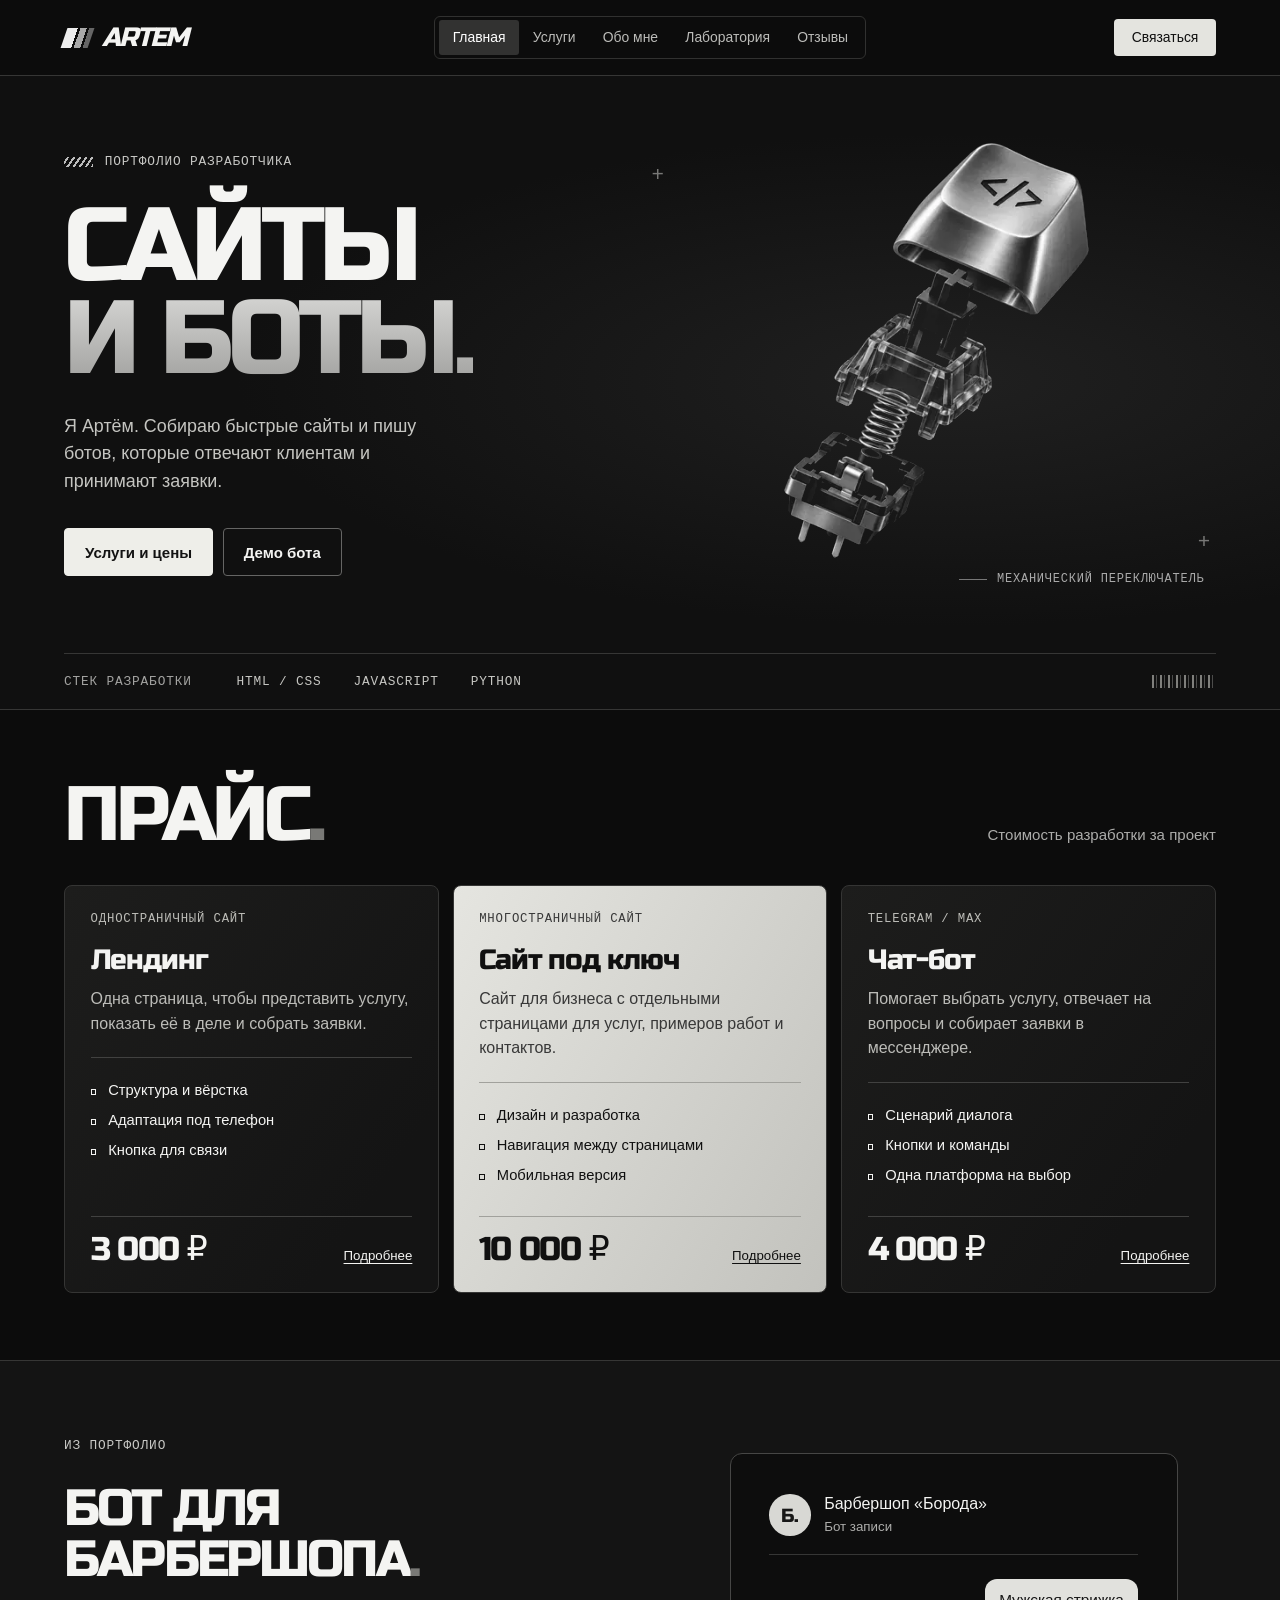
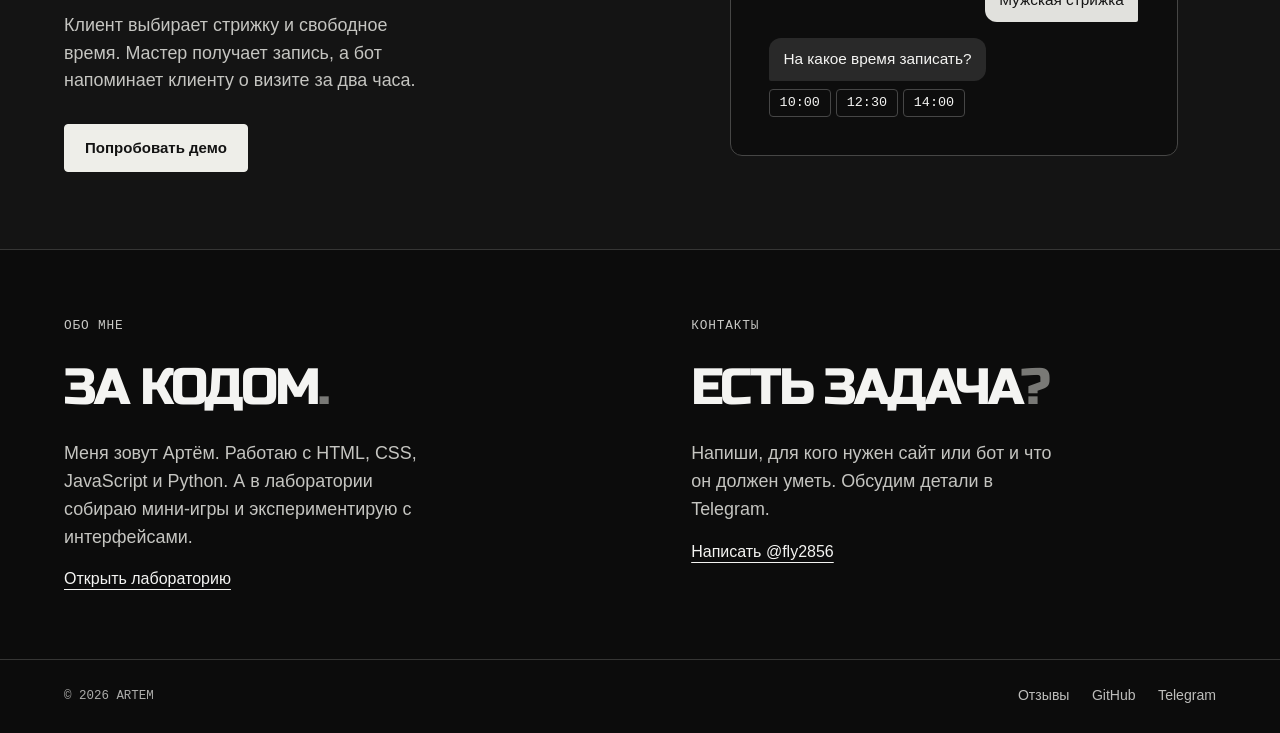
<file: index.html>
<!DOCTYPE html>
<html lang="ru">
<head>
<meta charset="utf-8">
<meta name="viewport" content="width=device-width,initial-scale=1,viewport-fit=cover">
<title>ARTEM — разработка сайтов и ботов</title>
<meta name="description" content="Портфолио Артёма. Лендинг за 3 000 ₽, сайт под ключ за 10 000 ₽, бот для Telegram или MAX за 4 000 ₽. Посмотрите цены и попробуйте демо записи.">
<meta name="theme-color" content="#000000">
<meta name="color-scheme" content="dark">
<meta property="og:type" content="website">
<meta property="og:title" content="ARTEM — разработка сайтов и ботов">
<meta property="og:description" content="Портфолио Артёма. Лендинг за 3 000 ₽, сайт под ключ за 10 000 ₽, бот для Telegram или MAX за 4 000 ₽. Посмотрите цены и попробуйте демо записи.">
<link rel="icon" href="data:image/svg+xml,%3Csvg xmlns='http://www.w3.org/2000/svg' viewBox='0 0 32 32'%3E%3Crect width='32' height='32' fill='%23000'/%3E%3Crect x='10' y='10' width='12' height='12' fill='%23fff'/%3E%3C/svg%3E">

<link rel="stylesheet" href="assets/base.css">
<link rel="stylesheet" href="assets/home.css">
<script src="assets/menu.js" defer></script>
</head>
<body>
<a class="skip" href="#main">К содержимому</a>

<header class="top" id="topbar">
  <div class="wrap">
    <a class="brand" href="index.html" aria-label="ARTEM, главная"><span class="brand-mark" aria-hidden="true"></span>ARTEM</a>
    <nav class="menu" id="menu" aria-label="Разделы сайта"><a href="index.html" aria-current="page">Главная</a>
<a href="services.html">Услуги</a>
<a href="about.html">Обо мне</a>
<a href="lab.html">Лаборатория</a>
<a href="reviews.html">Отзывы</a></nav>
    <a class="top-contact" href="contact.html">Связаться</a>
    <button class="burger" id="burger" type="button" aria-label="Меню" aria-expanded="false" aria-controls="menu"></button>
  </div>
</header>

<main id="main">
  <div class="mast">
    <div class="wrap mast-grid">
      <div class="mast-copy">
        <p class="eyebrow"><i aria-hidden="true"></i> Портфолио разработчика</p>
        <h1>САЙТЫ<br><span>И БОТЫ.</span></h1>
        <p class="intro-text">Я Артём. Собираю быстрые сайты и пишу ботов, которые отвечают клиентам и принимают заявки.</p>
        <div class="mast-actions"><a class="action light" href="#price">Услуги и цены</a><a class="action" href="services.html#demo">Демо бота</a></div>
      </div>
      <figure class="instrument">
        <img src="assets/switch-768.webp" srcset="assets/switch-480.webp 480w, assets/switch-768.webp 768w, assets/switch-1080.webp 1080w" sizes="(max-width: 700px) clamp(202px, 52vw, 288px), (max-width: 1380px) clamp(413px, 33vw, 484px), 484px" width="768" height="768" fetchpriority="high" alt="Механическая клавиша со знаком кода в разборе">
        <figcaption><span class="axis" aria-hidden="true"></span> Механический переключатель</figcaption>
      </figure>
    </div>
    <div class="wrap"><div class="stack-line"><span>Стек разработки</span><span>HTML / CSS</span><span>JavaScript</span><span>Python</span><i aria-hidden="true"></i></div></div>
  </div>
  <section class="wrap prices" id="price" aria-labelledby="price-title">
    <div class="section-title"><h2 id="price-title">Прайс<span>.</span></h2><p>Стоимость разработки за проект</p></div>
    <div class="rate-grid">
      <article class="rate">
        <span class="format">Одностраничный сайт</span>
        <h3>Лендинг</h3>
        <p>Одна страница, чтобы представить услугу, показать её в деле и собрать заявки.</p>
        <ul><li>Структура и вёрстка</li><li>Адаптация под телефон</li><li>Кнопка для связи</li></ul>
        <a href="services.html?format=landing" aria-label="Подробнее о лендинге за 3 000 рублей"><strong>3 000 ₽</strong><span>Подробнее</span></a>
      </article>
      <article class="rate highlight">
        <span class="format">Многостраничный сайт</span>
        <h3>Сайт под ключ</h3>
        <p>Сайт для бизнеса с отдельными страницами для услуг, примеров работ и контактов.</p>
        <ul><li>Дизайн и разработка</li><li>Навигация между страницами</li><li>Мобильная версия</li></ul>
        <a href="services.html?format=site" aria-label="Подробнее о сайте под ключ за 10 000 рублей"><strong>10 000 ₽</strong><span>Подробнее</span></a>
      </article>
      <article class="rate">
        <span class="format">Telegram / MAX</span>
        <h3>Чат-бот</h3>
        <p>Помогает выбрать услугу, отвечает на вопросы и собирает заявки в мессенджере.</p>
        <ul><li>Сценарий диалога</li><li>Кнопки и команды</li><li>Одна платформа на выбор</li></ul>
        <a href="services.html?format=bot" aria-label="Подробнее о чат-боте за 4 000 рублей"><strong>4 000 ₽</strong><span>Подробнее</span></a>
      </article>
    </div>
  </section>
  <section class="case-band" aria-labelledby="case-title">
    <div class="wrap case-layout">
      <div><p class="eyebrow">Из портфолио</p><h2 id="case-title">Бот для<br>барбершопа<span>.</span></h2>
        <p class="case-desc">Клиент выбирает стрижку и свободное время. Мастер получает запись, а бот напоминает клиенту о визите за два часа.</p>
        <a class="action light" href="services.html#demo">Попробовать демо</a>
      </div>
      <div class="case-card" aria-hidden="true">
        <div class="case-bar"><b>Б.</b><div>Барбершоп «Борода»<small>Бот записи</small></div></div>
        <p class="reply">Мужская стрижка</p>
        <p class="bubble">На какое время записать?</p>
        <div class="times"><span>10:00</span><span>12:30</span><span>14:00</span></div>
      </div>
    </div>
  </section>
  <section class="wrap home-end">
    <div><p class="eyebrow">Обо мне</p><h2>За кодом<span>.</span></h2><p>Меня зовут Артём. Работаю с HTML, CSS, JavaScript и Python. А в лаборатории собираю мини-игры и экспериментирую с интерфейсами.</p><a href="lab.html">Открыть лабораторию</a></div>
    <div><p class="eyebrow">Контакты</p><h2>Есть задача<span>?</span></h2><p>Напиши, для кого нужен сайт или бот и что он должен уметь. Обсудим детали в Telegram.</p><a href="https://t.me/fly2856">Написать @fly2856</a></div>
  </section>
</main>


<footer class="site-foot"><div class="wrap">
  <small>© 2026 ARTEM</small>
  <nav aria-label="Ссылки в подвале"><a href="reviews.html">Отзывы</a><a href="https://github.com/artemsihov6-ux">GitHub</a><a href="https://t.me/fly2856">Telegram</a></nav>
</div></footer>
</body>
</html>
</file>
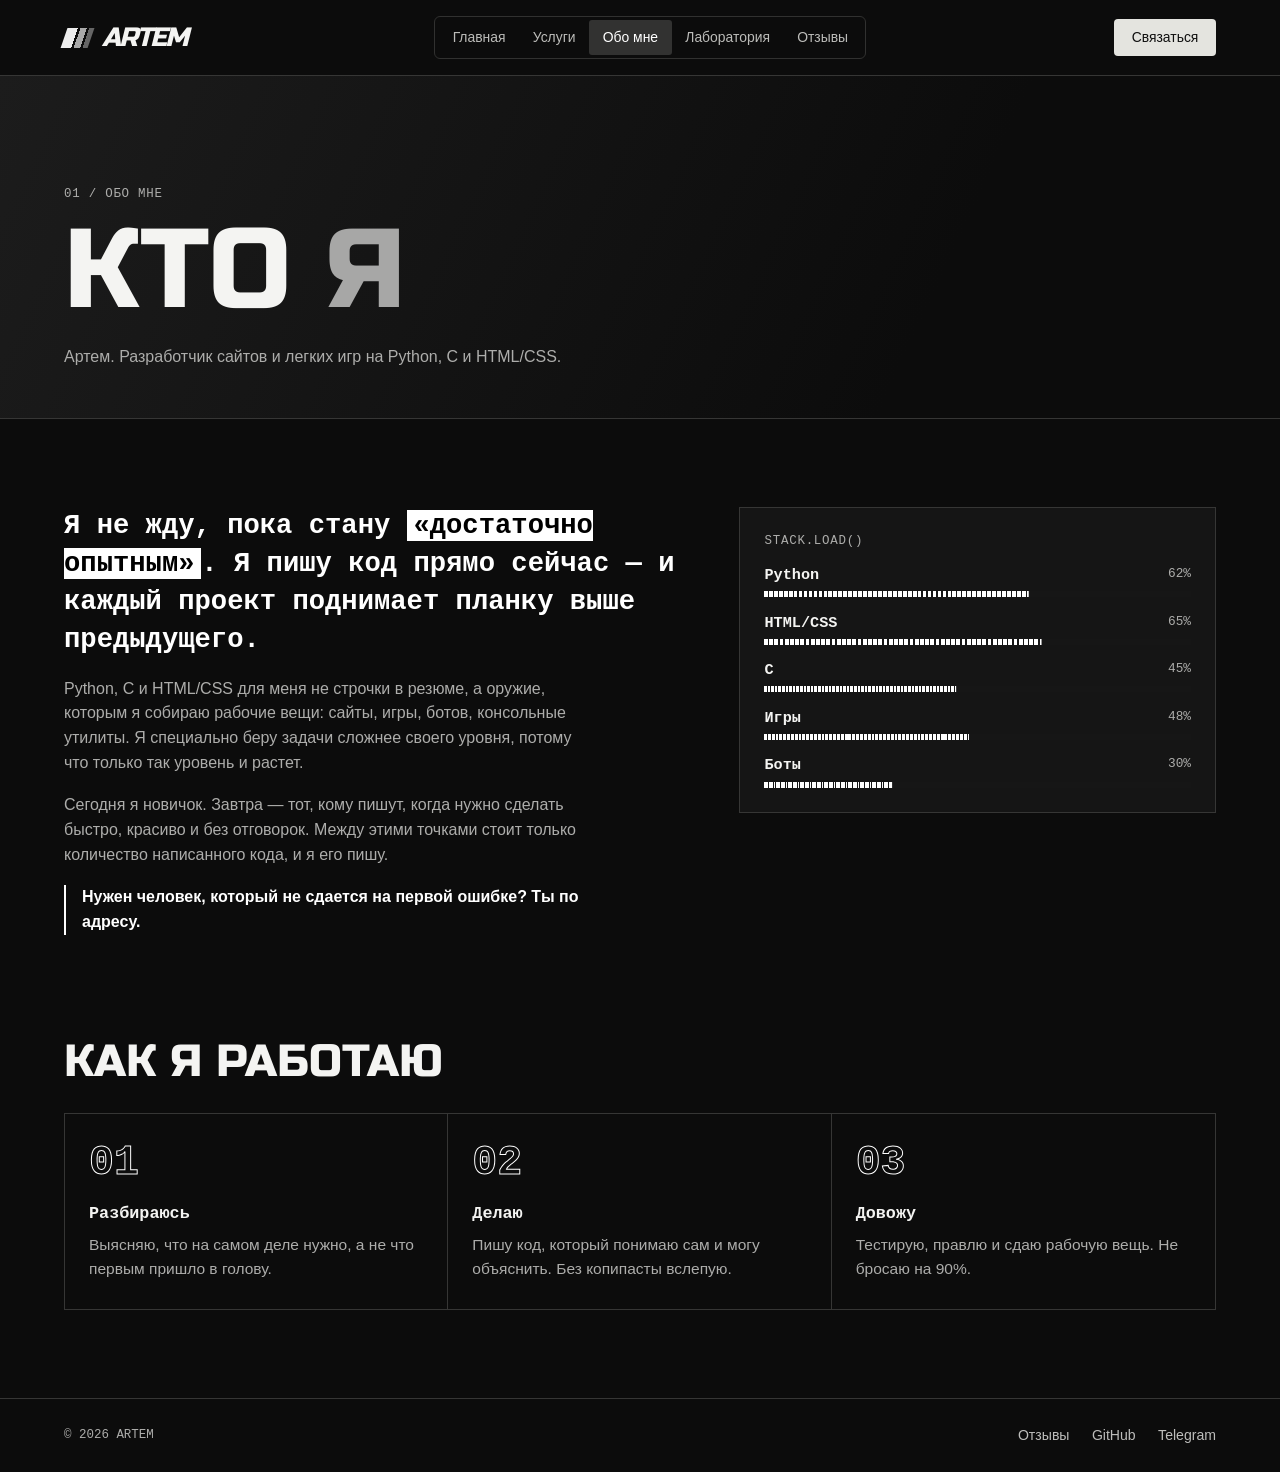
<file: about.html>
<!DOCTYPE html>
<html lang="ru">
<head>
<meta charset="utf-8">
<meta name="viewport" content="width=device-width,initial-scale=1,viewport-fit=cover">
<title>Обо мне — ARTEM</title>
<meta name="description" content="Артем — разработчик сайтов и легких игр на Python, C и HTML/CSS. Стек, уровень и то, как я работаю.">
<meta name="theme-color" content="#000000">
<meta name="color-scheme" content="dark">
<meta property="og:type" content="website">
<meta property="og:title" content="Обо мне — ARTEM">
<meta property="og:description" content="Артем — разработчик сайтов и легких игр на Python, C и HTML/CSS. Стек, уровень и то, как я работаю.">
<link rel="icon" href="data:image/svg+xml,%3Csvg xmlns='http://www.w3.org/2000/svg' viewBox='0 0 32 32'%3E%3Crect width='32' height='32' fill='%23000'/%3E%3Crect x='10' y='10' width='12' height='12' fill='%23fff'/%3E%3C/svg%3E">
<script>document.documentElement.className="js"</script>
<link rel="stylesheet" href="assets/base.css">
<link rel="stylesheet" href="assets/style.css">
<script src="assets/menu.js" defer></script>
</head>
<body>
<a class="skip" href="#main">К содержимому</a>

<header class="top" id="topbar">
  <div class="wrap">
    <a class="brand" href="index.html" aria-label="ARTEM, главная"><span class="brand-mark" aria-hidden="true"></span>ARTEM</a>
    <nav class="menu" id="menu" aria-label="Разделы сайта"><a href="index.html">Главная</a>
<a href="services.html">Услуги</a>
<a href="about.html" aria-current="page">Обо мне</a>
<a href="lab.html">Лаборатория</a>
<a href="reviews.html">Отзывы</a></nav>
    <a class="top-contact" href="contact.html">Связаться</a>
    <button class="burger" id="burger" type="button" aria-label="Меню" aria-expanded="false" aria-controls="menu"></button>
  </div>
</header>

<main id="main">
<div class="page-head"><div class="wrap">
  <span class="label">01 / обо мне</span>
  <h1>Кто <span class="o">я</span></h1>
  <p>Артем. Разработчик сайтов и легких игр на Python, C и HTML/CSS.</p>
</div></div>
<section class="wrap">
  <div class="about">
    <div>
      <p class="lead rv">Я не жду, пока стану <em>«достаточно опытным»</em>. Я пишу код прямо сейчас — и каждый проект поднимает планку выше предыдущего.</p>
      <p class="rv d1">Python, C и HTML/CSS для меня не строчки в резюме, а оружие, которым я собираю рабочие вещи: сайты, игры, ботов, консольные утилиты. Я специально беру задачи сложнее своего уровня, потому что только так уровень и растет.</p>
      <p class="rv d2">Сегодня я новичок. Завтра — тот, кому пишут, когда нужно сделать быстро, красиво и без отговорок. Между этими точками стоит только количество написанного кода, и я его пишу.</p>
      <p class="punch rv d3">Нужен человек, который не сдается на первой ошибке? Ты по адресу.</p>
    </div>
    <div class="stack rv" id="stack">
      <span class="label">stack.load()</span>
      <div class="row"><b>Python</b><span>62%</span><div class="bar"><i style="--v:.62"></i></div></div>
      <div class="row"><b>HTML/CSS</b><span>65%</span><div class="bar"><i style="--v:.65"></i></div></div>
      <div class="row"><b>C</b><span>45%</span><div class="bar"><i style="--v:.45"></i></div></div>
      <div class="row"><b>Игры</b><span>48%</span><div class="bar"><i style="--v:.48"></i></div></div>
      <div class="row"><b>Боты</b><span>30%</span><div class="bar"><i style="--v:.30"></i></div></div>
    </div>
  </div>
</section>
<section class="wrap" style="padding-top:0">
  <h2 class="rv">Как я работаю</h2>
  <div class="steps rv d1">
    <div class="step"><b>01</b><h3>Разбираюсь</h3><p>Выясняю, что на самом деле нужно, а не что первым пришло в голову.</p></div>
    <div class="step"><b>02</b><h3>Делаю</h3><p>Пишу код, который понимаю сам и могу объяснить. Без копипасты вслепую.</p></div>
    <div class="step"><b>03</b><h3>Довожу</h3><p>Тестирую, правлю и сдаю рабочую вещь. Не бросаю на 90%.</p></div>
  </div>
</section>
</main>

<footer class="site-foot"><div class="wrap">
  <small>© 2026 ARTEM</small>
  <nav aria-label="Ссылки в подвале"><a href="reviews.html">Отзывы</a><a href="https://github.com/artemsihov6-ux">GitHub</a><a href="https://t.me/fly2856">Telegram</a></nav>
</div></footer>
</body>
</html>
</file>
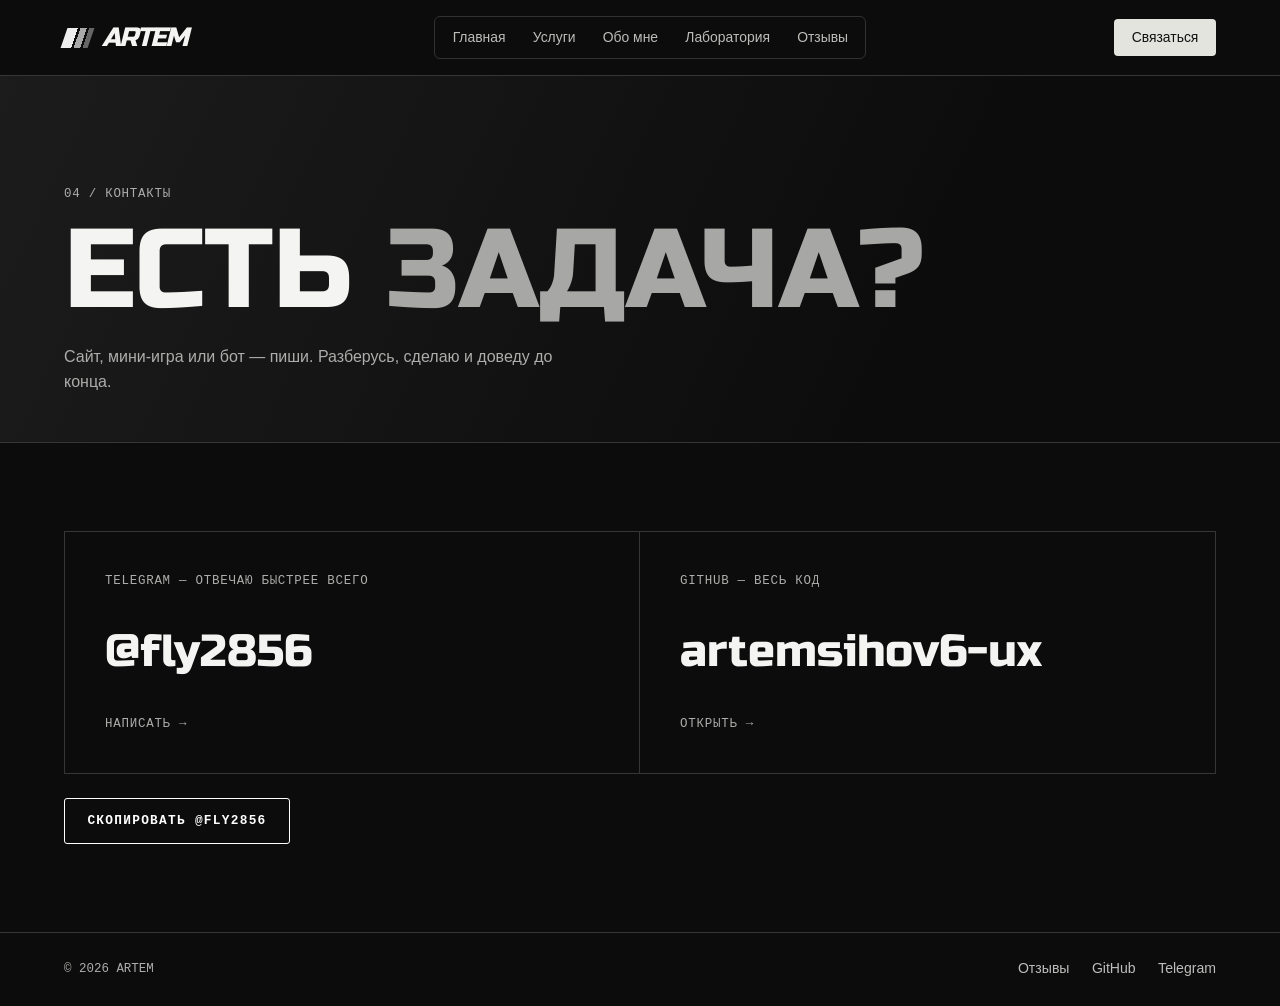
<file: contact.html>
<!DOCTYPE html>
<html lang="ru">
<head>
<meta charset="utf-8">
<meta name="viewport" content="width=device-width,initial-scale=1,viewport-fit=cover">
<title>Контакты — ARTEM</title>
<meta name="description" content="Связаться с Артемом: Telegram @fly2856 и GitHub artemsihov6-ux.">
<meta name="theme-color" content="#000000">
<meta name="color-scheme" content="dark">
<meta property="og:type" content="website">
<meta property="og:title" content="Контакты — ARTEM">
<meta property="og:description" content="Связаться с Артемом: Telegram @fly2856 и GitHub artemsihov6-ux.">
<link rel="icon" href="data:image/svg+xml,%3Csvg xmlns='http://www.w3.org/2000/svg' viewBox='0 0 32 32'%3E%3Crect width='32' height='32' fill='%23000'/%3E%3Crect x='10' y='10' width='12' height='12' fill='%23fff'/%3E%3C/svg%3E">
<script>document.documentElement.className="js"</script>
<link rel="stylesheet" href="assets/base.css">
<link rel="stylesheet" href="assets/style.css">
<script src="assets/menu.js" defer></script>
<script src="assets/contact.js" defer></script>
</head>
<body>
<a class="skip" href="#main">К содержимому</a>

<header class="top" id="topbar">
  <div class="wrap">
    <a class="brand" href="index.html" aria-label="ARTEM, главная"><span class="brand-mark" aria-hidden="true"></span>ARTEM</a>
    <nav class="menu" id="menu" aria-label="Разделы сайта"><a href="index.html">Главная</a>
<a href="services.html">Услуги</a>
<a href="about.html">Обо мне</a>
<a href="lab.html">Лаборатория</a>
<a href="reviews.html">Отзывы</a></nav>
    <a class="top-contact" href="contact.html" aria-current="page">Связаться</a>
    <button class="burger" id="burger" type="button" aria-label="Меню" aria-expanded="false" aria-controls="menu"></button>
  </div>
</header>

<main id="main">
<div class="page-head"><div class="wrap">
  <span class="label">04 / контакты</span>
  <h1>Есть <span class="o">задача?</span></h1>
  <p>Сайт, мини-игра или бот — пиши. Разберусь, сделаю и доведу до конца.</p>
</div></div>
<section class="wrap">
  <div class="cgrid rv">
    <a class="ccard" href="https://t.me/fly2856" target="_blank" rel="noopener"><span class="label">telegram — отвечаю быстрее всего</span><b>@fly2856</b><span class="label">написать →</span></a>
    <a class="ccard" href="https://github.com/artemsihov6-ux" target="_blank" rel="noopener"><span class="label">github — весь код</span><b>artemsihov6-ux</b><span class="label">открыть →</span></a>
  </div>
  <button class="btn copy rv d1" id="copy" data-copy="@fly2856">Скопировать @fly2856</button>
</section>
<div class="toast" id="toast" role="status"></div>
</main>

<footer class="site-foot"><div class="wrap">
  <small>© 2026 ARTEM</small>
  <nav aria-label="Ссылки в подвале"><a href="reviews.html">Отзывы</a><a href="https://github.com/artemsihov6-ux">GitHub</a><a href="https://t.me/fly2856">Telegram</a></nav>
</div></footer>
</body>
</html>
</file>
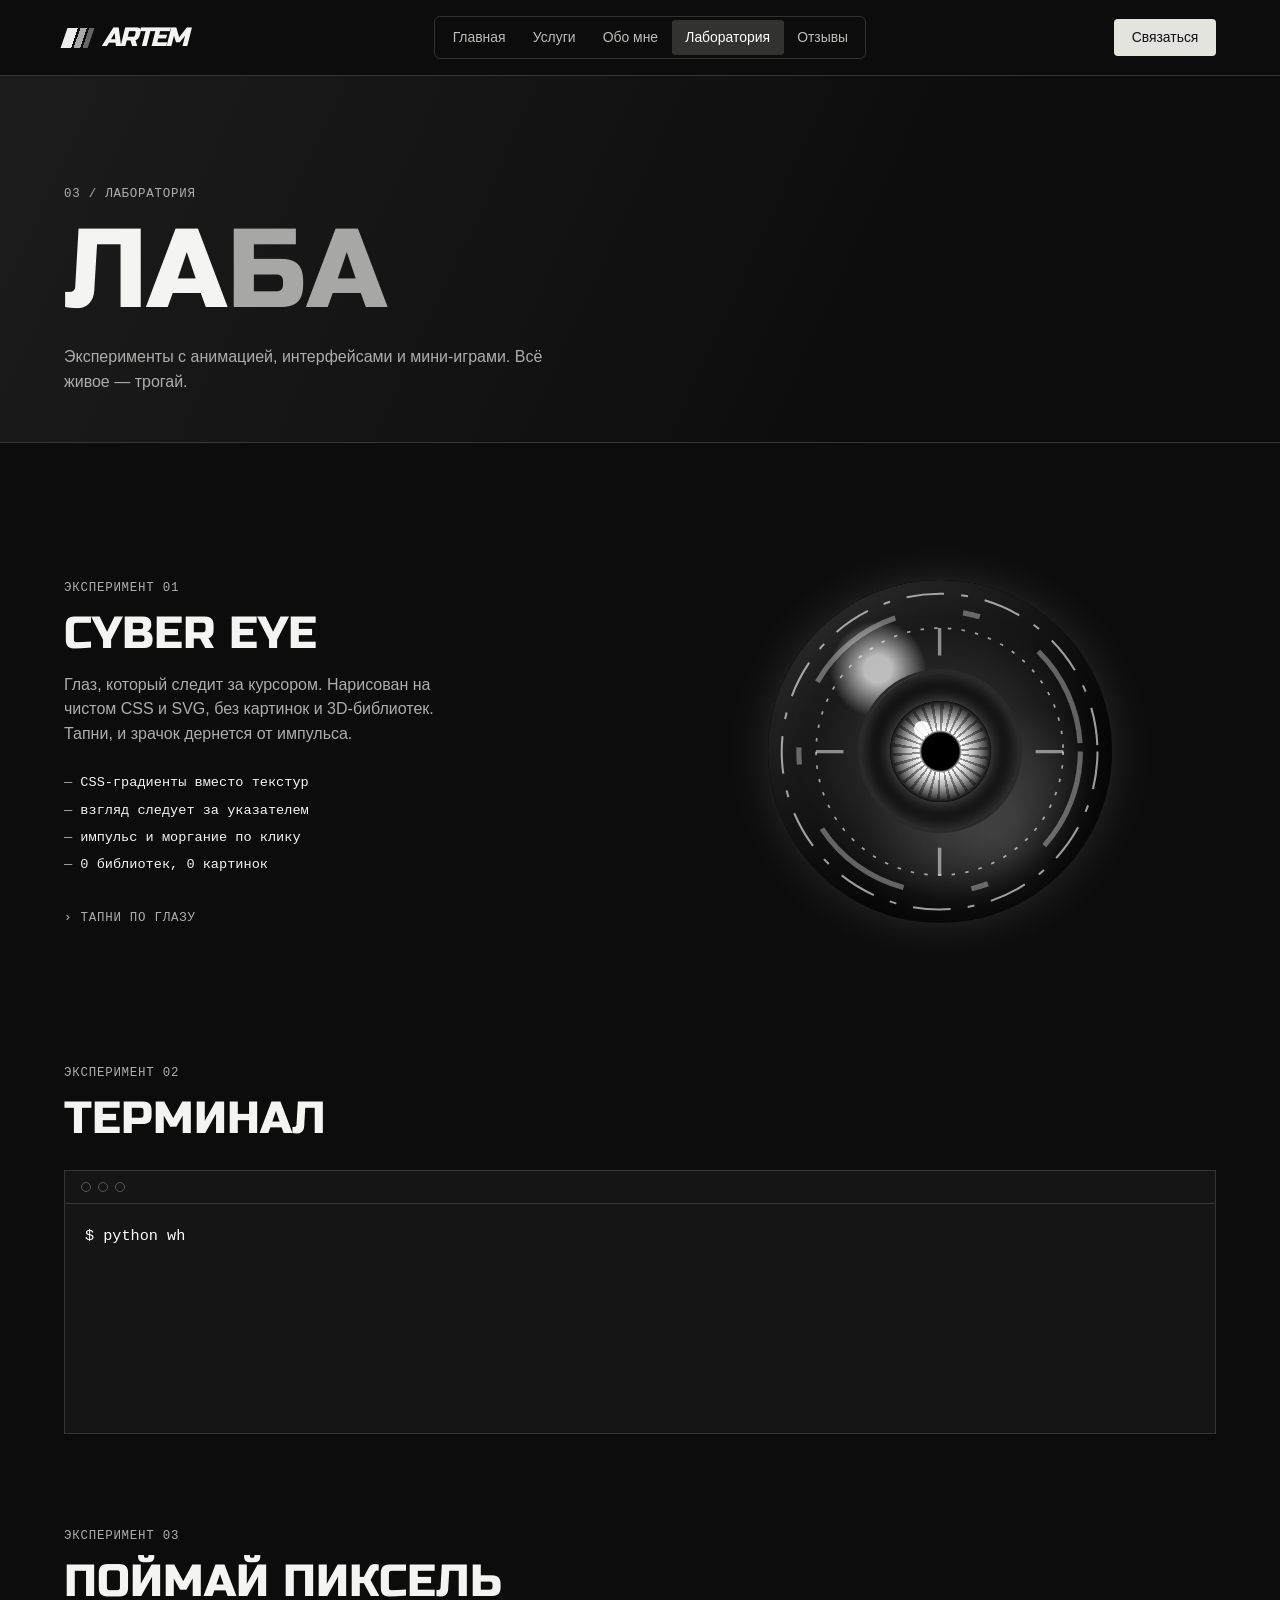
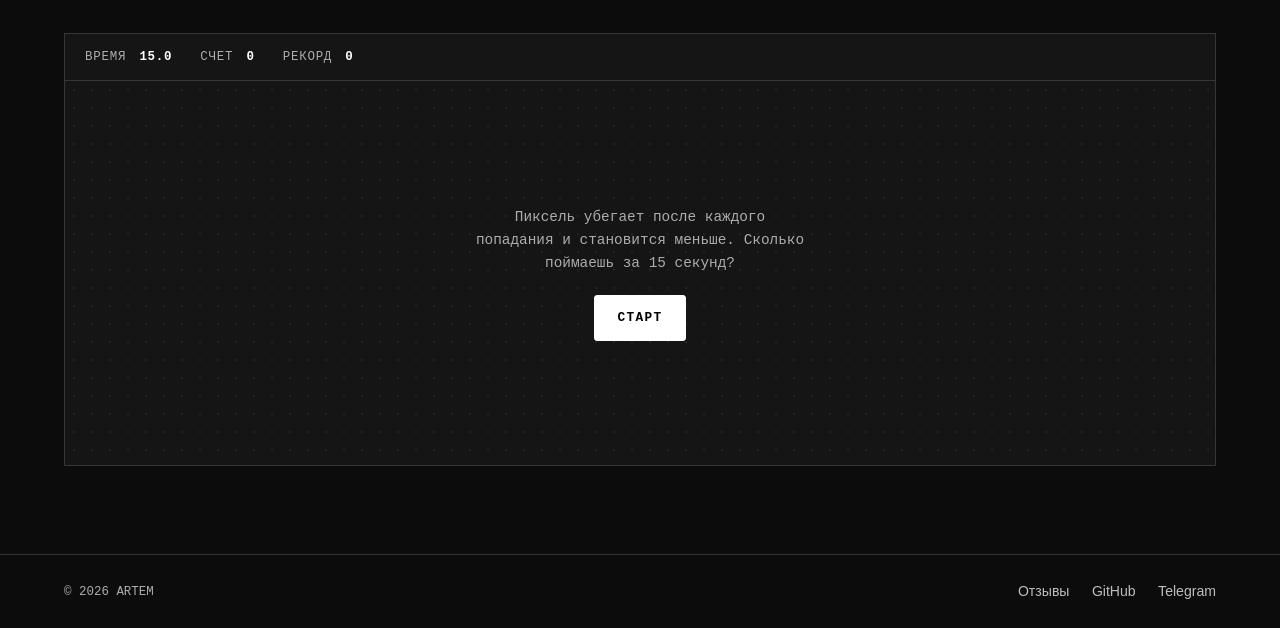
<file: lab.html>
<!DOCTYPE html>
<html lang="ru">
<head>
<meta charset="utf-8">
<meta name="viewport" content="width=device-width,initial-scale=1,viewport-fit=cover">
<title>Лаборатория — ARTEM</title>
<meta name="description" content="Эксперименты с анимацией и интерфейсами на чистом CSS, SVG и JavaScript: cyber eye и терминал.">
<meta name="theme-color" content="#000000">
<meta name="color-scheme" content="dark">
<meta property="og:type" content="website">
<meta property="og:title" content="Лаборатория — ARTEM">
<meta property="og:description" content="Эксперименты с анимацией и интерфейсами на чистом CSS, SVG и JavaScript: cyber eye и терминал.">
<link rel="icon" href="data:image/svg+xml,%3Csvg xmlns='http://www.w3.org/2000/svg' viewBox='0 0 32 32'%3E%3Crect width='32' height='32' fill='%23000'/%3E%3Crect x='10' y='10' width='12' height='12' fill='%23fff'/%3E%3C/svg%3E">
<script>document.documentElement.className="js"</script>
<link rel="stylesheet" href="assets/base.css">
<link rel="stylesheet" href="assets/style.css">
<script src="assets/menu.js" defer></script>
<script src="assets/lab.js" defer></script>
</head>
<body>
<a class="skip" href="#main">К содержимому</a>

<header class="top" id="topbar">
  <div class="wrap">
    <a class="brand" href="index.html" aria-label="ARTEM, главная"><span class="brand-mark" aria-hidden="true"></span>ARTEM</a>
    <nav class="menu" id="menu" aria-label="Разделы сайта"><a href="index.html">Главная</a>
<a href="services.html">Услуги</a>
<a href="about.html">Обо мне</a>
<a href="lab.html" aria-current="page">Лаборатория</a>
<a href="reviews.html">Отзывы</a></nav>
    <a class="top-contact" href="contact.html">Связаться</a>
    <button class="burger" id="burger" type="button" aria-label="Меню" aria-expanded="false" aria-controls="menu"></button>
  </div>
</header>

<main id="main">
<div class="page-head"><div class="wrap">
  <span class="label">03 / лаборатория</span>
  <h1>Ла<span class="o">ба</span></h1>
  <p>Эксперименты с анимацией, интерфейсами и мини-играми. Всё живое — трогай.</p>
</div></div>
<section class="wrap">
  <div class="eye-sec">
    <div class="eye-text rv">
      <span class="label">эксперимент 01</span>
      <h2>Cyber eye</h2>
      <p>Глаз, который следит за курсором. Нарисован на чистом CSS и SVG, без картинок и 3D-библиотек. Тапни, и зрачок дернется от импульса.</p>
      <ul><li>CSS-градиенты вместо текстур</li><li>взгляд следует за указателем</li><li>импульс и моргание по клику</li><li>0 библиотек, 0 картинок</li></ul>
      <span class="label">› тапни по глазу</span>
    </div>
    <div class="eye-stage rv d1" id="eyeStage" role="button" tabindex="0" aria-label="Cyber eye, нажми для импульса" data-live>
      <div class="eye-glow"></div>
      <div class="orb">
        <svg class="spin" viewBox="0 0 200 200" aria-hidden="true"><circle cx="100" cy="100" r="92" fill="none" stroke="#fff" stroke-width="1.2" stroke-dasharray="22 10 4 10" opacity=".6"/></svg>
        <svg class="spin r" viewBox="0 0 200 200" aria-hidden="true"><circle cx="100" cy="100" r="82" fill="none" stroke="#fff" stroke-width="3" stroke-dasharray="60 40 10 40" opacity=".35"/></svg>
        <svg class="spin s" viewBox="0 0 200 200" aria-hidden="true"><circle cx="100" cy="100" r="72" fill="none" stroke="#fff" stroke-width="1" stroke-dasharray="2 6" opacity=".6"/></svg>
        <svg viewBox="0 0 200 200" aria-hidden="true"><path d="M28 100H44M156 100H172M100 28V44M100 156V172" stroke="#fff" stroke-width="2" opacity=".5"/></svg>
        <div class="socket"><div class="iris" id="iris"><div class="pupil"></div></div></div>
      </div>
      <div class="ring"></div>
    </div>
  </div>
</section>
<section class="wrap" style="padding-top:0">
  <span class="label rv">эксперимент 02</span>
  <h2 class="rv" style="margin-top:.8rem">Терминал</h2>
  <div class="term rv d1"><div class="term-bar" aria-hidden="true"><i></i><i></i><i></i></div><div class="term-body" id="term"><div class="p">$ python whoami.py</div><div>&gt; имя: Артем</div><div>&gt; роль: разработчик сайтов и легких игр</div><div>&gt; стек: Python · C · HTML/CSS</div><div>&gt; статус: новичок. временно.</div><div>&gt; цель: расти быстрее всех вокруг</div><div class="p">$ <span class="cur"></span></div></div></div>
</section>
<section class="wrap game-sec" style="padding-top:0">
  <span class="label rv">эксперимент 03</span>
  <h2 class="rv" style="margin-top:.8rem">Поймай пиксель</h2>
  <div class="game rv d1">
    <div class="game-hud label"><span>время <b id="gTime">15.0</b></span><span>счет <b id="gScore">0</b></span><span>рекорд <b id="gBest">0</b></span></div>
    <div class="game-field" id="gField">
      <button class="px" id="gPx" type="button" aria-label="Пиксель" hidden></button>
      <div class="game-msg" id="gMsg"><p>Пиксель убегает после каждого попадания и становится меньше. Сколько поймаешь за 15 секунд?</p><button class="btn solid" id="gStart" type="button">Старт</button></div>
    </div>
  </div>
</section>
</main>

<footer class="site-foot"><div class="wrap">
  <small>© 2026 ARTEM</small>
  <nav aria-label="Ссылки в подвале"><a href="reviews.html">Отзывы</a><a href="https://github.com/artemsihov6-ux">GitHub</a><a href="https://t.me/fly2856">Telegram</a></nav>
</div></footer>
</body>
</html>
</file>
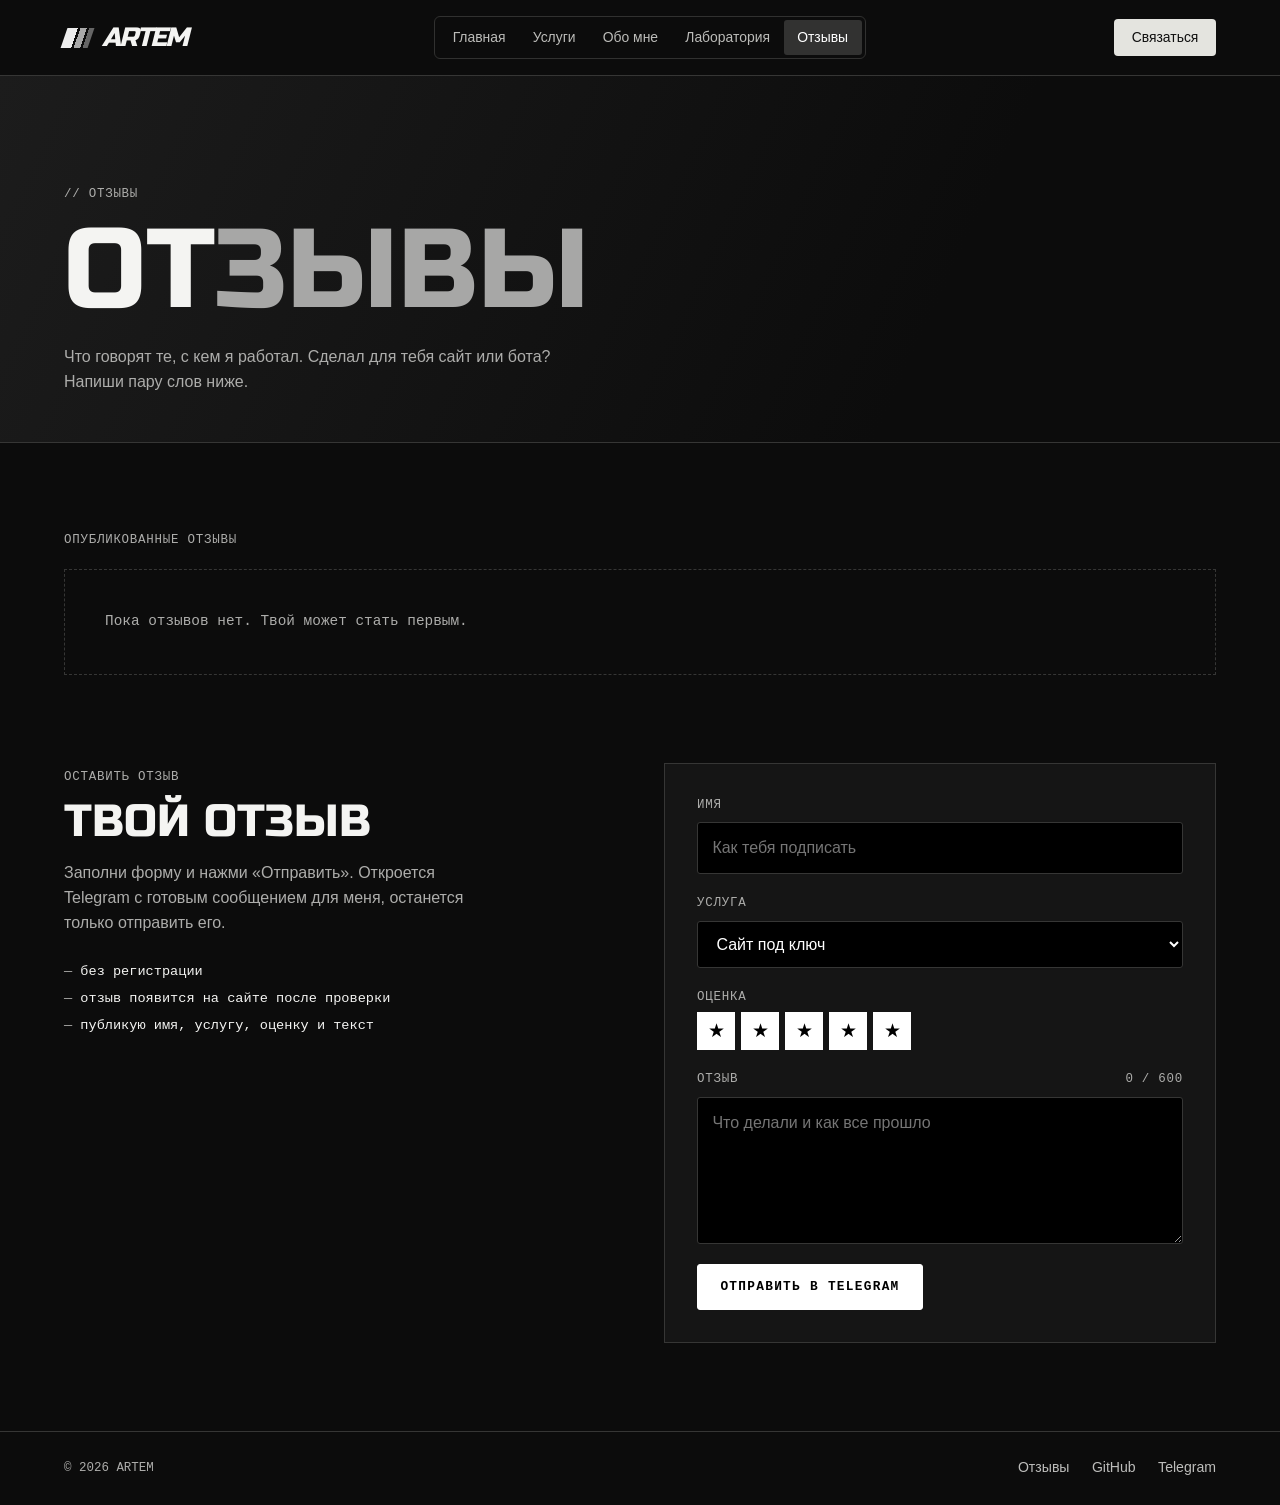
<file: reviews.html>
<!DOCTYPE html>
<html lang="ru">
<head>
<meta charset="utf-8">
<meta name="viewport" content="width=device-width,initial-scale=1,viewport-fit=cover">
<title>Отзывы — ARTEM</title>
<meta name="description" content="Отзывы о работе Артема: сайты, лендинги и боты. Оставить отзыв можно прямо на странице.">
<meta name="theme-color" content="#000000">
<meta name="color-scheme" content="dark">
<meta property="og:type" content="website">
<meta property="og:title" content="Отзывы — ARTEM">
<meta property="og:description" content="Отзывы о работе Артема: сайты, лендинги и боты. Оставить отзыв можно прямо на странице.">
<link rel="icon" href="data:image/svg+xml,%3Csvg xmlns='http://www.w3.org/2000/svg' viewBox='0 0 32 32'%3E%3Crect width='32' height='32' fill='%23000'/%3E%3Crect x='10' y='10' width='12' height='12' fill='%23fff'/%3E%3C/svg%3E">
<script>document.documentElement.className="js"</script>
<link rel="stylesheet" href="assets/base.css">
<link rel="stylesheet" href="assets/style.css">
<script src="assets/menu.js" defer></script>
<script src="assets/reviews.js" defer></script>
</head>
<body>
<a class="skip" href="#main">К содержимому</a>

<header class="top" id="topbar">
  <div class="wrap">
    <a class="brand" href="index.html" aria-label="ARTEM, главная"><span class="brand-mark" aria-hidden="true"></span>ARTEM</a>
    <nav class="menu" id="menu" aria-label="Разделы сайта"><a href="index.html">Главная</a>
<a href="services.html">Услуги</a>
<a href="about.html">Обо мне</a>
<a href="lab.html">Лаборатория</a>
<a href="reviews.html" aria-current="page">Отзывы</a></nav>
    <a class="top-contact" href="contact.html">Связаться</a>
    <button class="burger" id="burger" type="button" aria-label="Меню" aria-expanded="false" aria-controls="menu"></button>
  </div>
</header>
<main id="main">
<div class="page-head"><div class="wrap">
  <span class="label">// отзывы</span>
  <h1>От<span class="o">зывы</span></h1>
  <p>Что говорят те, с кем я работал. Сделал для тебя сайт или бота? Напиши пару слов ниже.</p>
</div></div>
<section class="wrap">
  <div class="label rv" style="margin-bottom:1.25rem">опубликованные отзывы</div>
  <div class="revs rv d1" id="revs" aria-live="polite"><p class="rev-empty">Пока отзывов нет. Твой может стать первым.</p></div>
</section>
<section class="wrap" style="padding-top:0">
  <div class="rev-form-sec">
    <div class="demo-text rv">
      <span class="label">оставить отзыв</span>
      <h2>Твой отзыв</h2>
      <p>Заполни форму и нажми «Отправить». Откроется Telegram с готовым сообщением для меня, останется только отправить его.</p>
      <ul><li>без регистрации</li><li>отзыв появится на сайте после проверки</li><li>публикую имя, услугу, оценку и текст</li></ul>
    </div>
    <form class="rev-form rv d1" id="revForm" action="https://t.me/fly2856" method="get" target="_blank" rel="noopener">
      <label class="fld"><span class="label">имя</span><input id="revName" type="text" autocomplete="name" minlength="2" maxlength="40" required placeholder="Как тебя подписать"></label>
      <label class="fld"><span class="label">услуга</span><select id="revService"><option>Сайт под ключ</option><option>Лендинг</option><option>Бот TG / MAX</option><option>Другое</option></select></label>
      <fieldset class="stars"><legend class="label">оценка</legend>
        <input type="radio" name="rating" id="st5" value="5" checked><label for="st5" title="5 из 5"><span class="vh">5 из 5</span></label>
        <input type="radio" name="rating" id="st4" value="4"><label for="st4" title="4 из 5"><span class="vh">4 из 5</span></label>
        <input type="radio" name="rating" id="st3" value="3"><label for="st3" title="3 из 5"><span class="vh">3 из 5</span></label>
        <input type="radio" name="rating" id="st2" value="2"><label for="st2" title="2 из 5"><span class="vh">2 из 5</span></label>
        <input type="radio" name="rating" id="st1" value="1"><label for="st1" title="1 из 5"><span class="vh">1 из 5</span></label>
      </fieldset>
      <label class="fld"><span class="label">отзыв <span id="revCount">0 / 600</span></span><textarea id="revText" name="text" rows="5" minlength="10" maxlength="600" required placeholder="Что делали и как все прошло"></textarea></label>
      <button class="btn solid" type="submit">Отправить в Telegram</button>
    </form>
  </div>
</section>
<div class="toast" id="toast" role="status"></div>
</main>

<footer class="site-foot"><div class="wrap">
  <small>© 2026 ARTEM</small>
  <nav aria-label="Ссылки в подвале"><a href="reviews.html">Отзывы</a><a href="https://github.com/artemsihov6-ux">GitHub</a><a href="https://t.me/fly2856">Telegram</a></nav>
</div></footer>
</body>
</html>
</file>
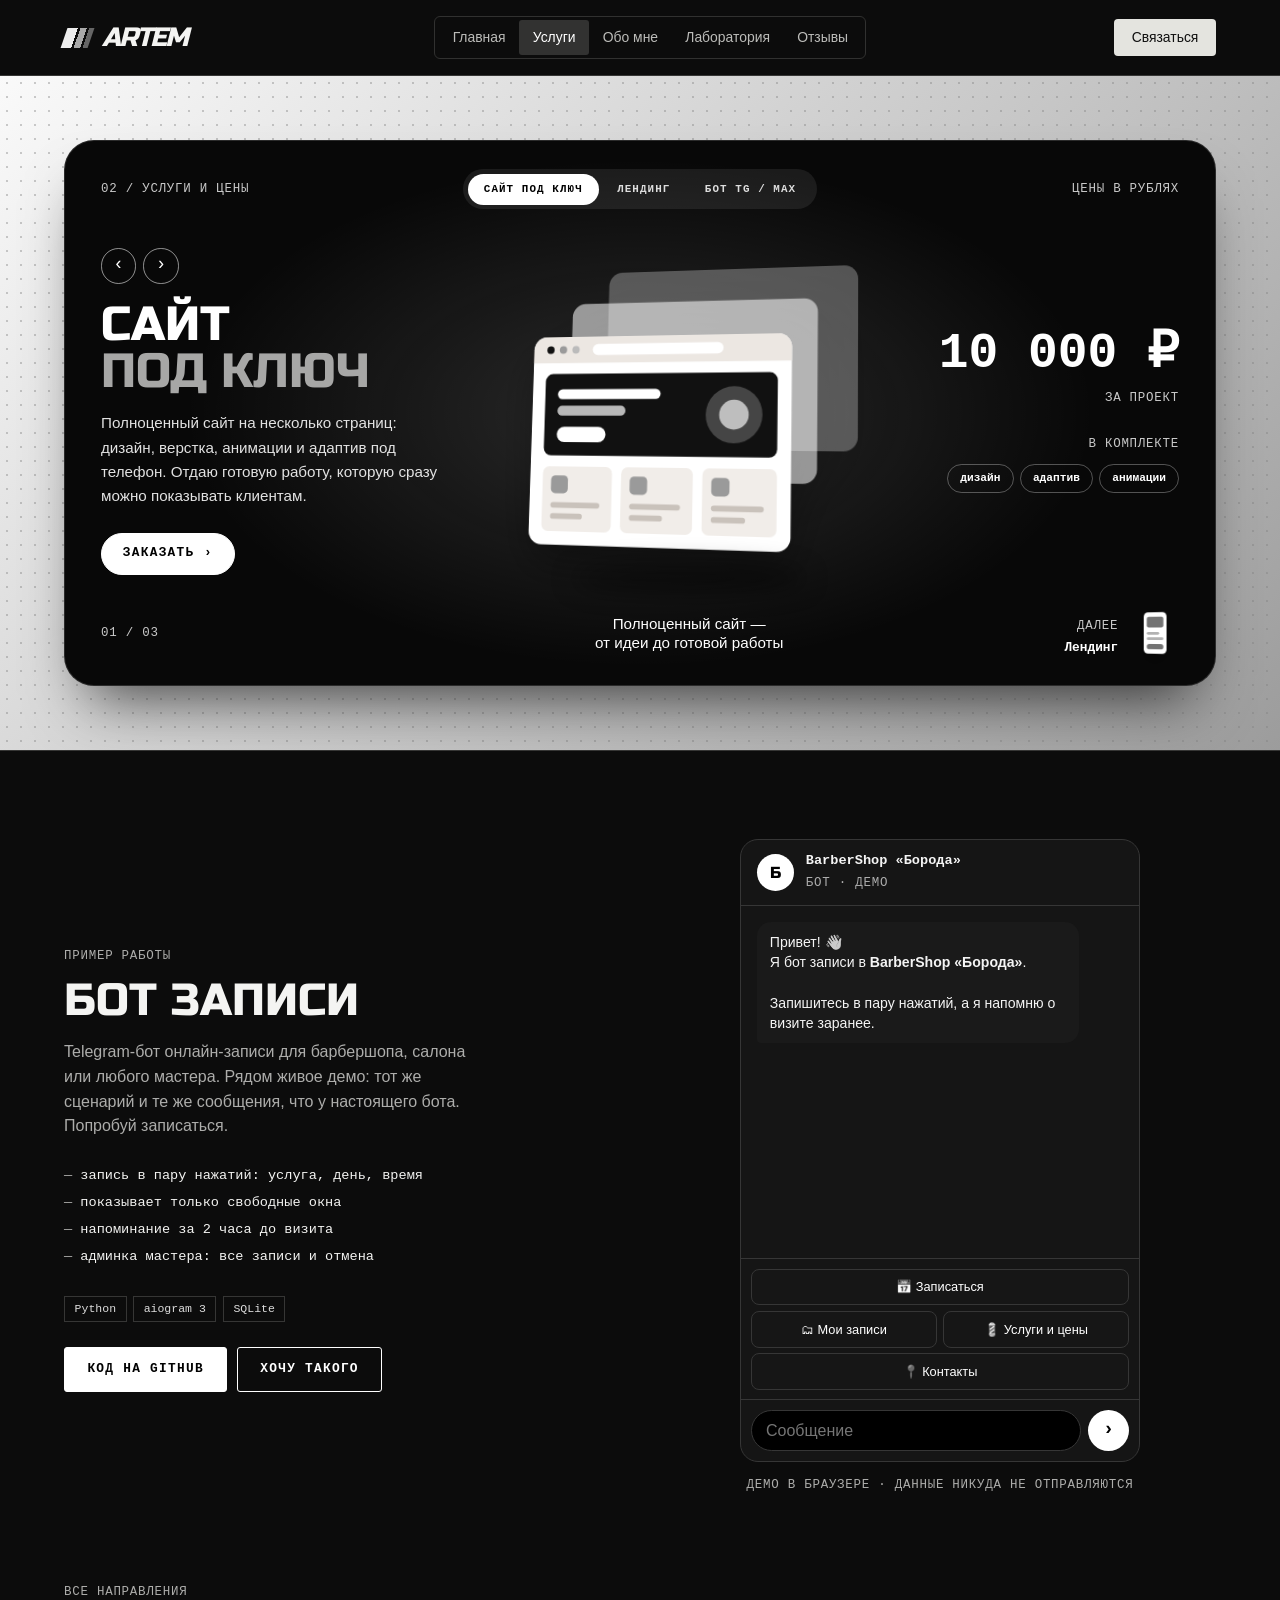
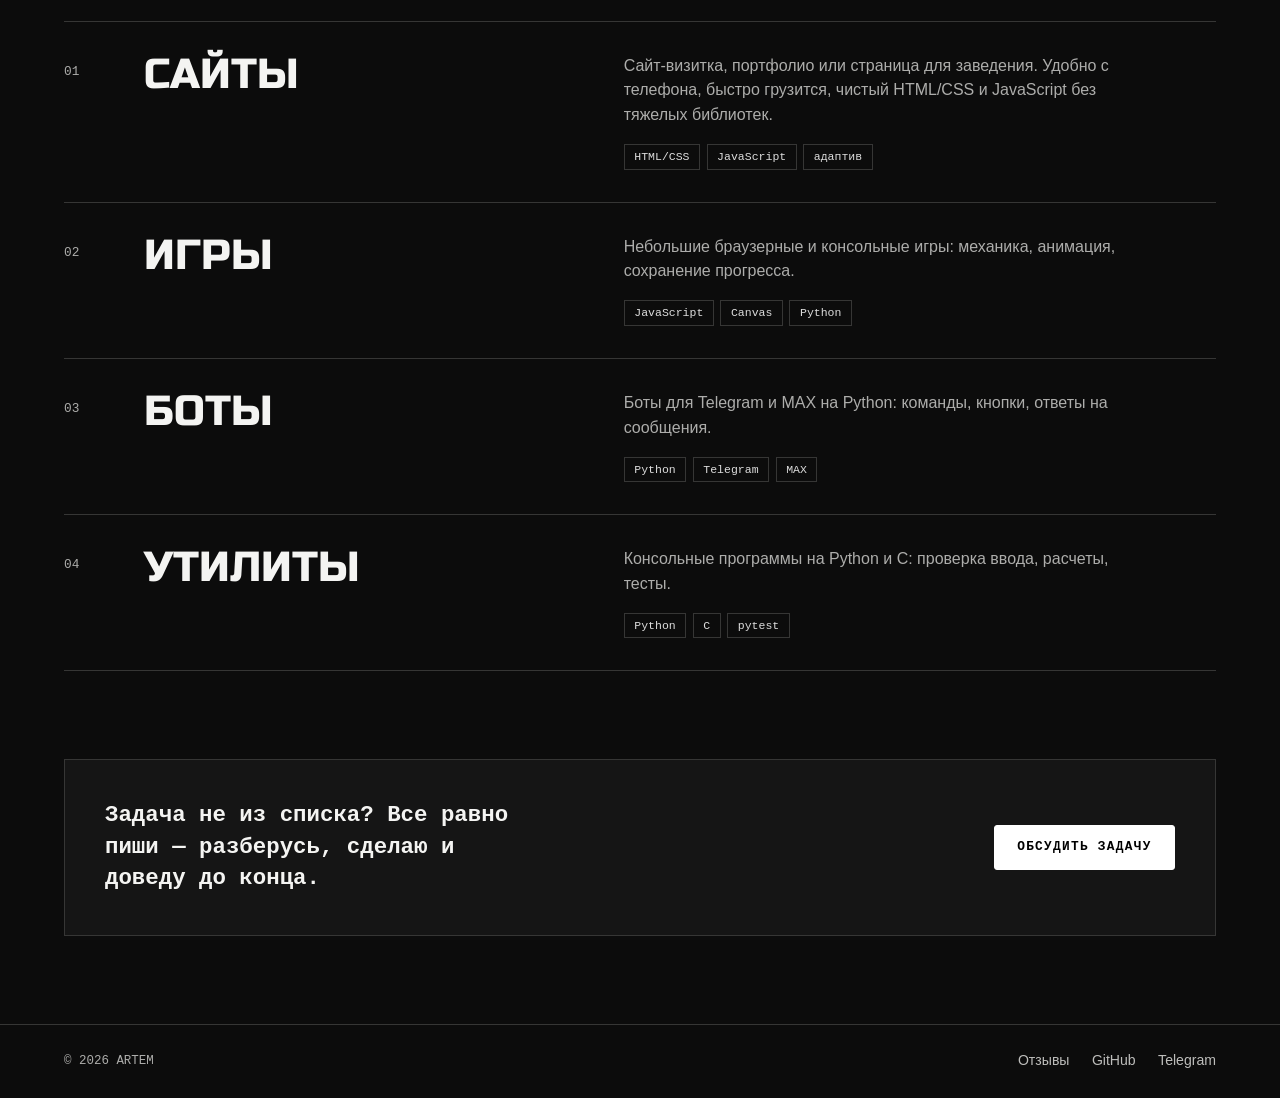
<file: services.html>
<!DOCTYPE html>
<html lang="ru">
<head>
<meta charset="utf-8">
<meta name="viewport" content="width=device-width,initial-scale=1,viewport-fit=cover">
<title>Услуги — ARTEM</title>
<meta name="description" content="Услуги и цены: сайт под ключ — 10 000 ₽, лендинг — 3 000 ₽, бот для Telegram или MAX — 4 000 ₽.">
<meta name="theme-color" content="#000000">
<meta name="color-scheme" content="dark">
<meta property="og:type" content="website">
<meta property="og:title" content="Услуги — ARTEM">
<meta property="og:description" content="Услуги и цены: сайт под ключ — 10 000 ₽, лендинг — 3 000 ₽, бот для Telegram или MAX — 4 000 ₽.">
<link rel="icon" href="data:image/svg+xml,%3Csvg xmlns='http://www.w3.org/2000/svg' viewBox='0 0 32 32'%3E%3Crect width='32' height='32' fill='%23000'/%3E%3Crect x='10' y='10' width='12' height='12' fill='%23fff'/%3E%3C/svg%3E">
<script>document.documentElement.className="js"</script>
<link rel="stylesheet" href="assets/base.css">
<link rel="stylesheet" href="assets/style.css">
<script src="assets/menu.js" defer></script>
<script src="assets/services.js" defer></script>
</head>
<body>
<a class="skip" href="#main">К содержимому</a>

<header class="top" id="topbar">
  <div class="wrap">
    <a class="brand" href="index.html" aria-label="ARTEM, главная"><span class="brand-mark" aria-hidden="true"></span>ARTEM</a>
    <nav class="menu" id="menu" aria-label="Разделы сайта"><a href="index.html">Главная</a>
<a href="services.html" aria-current="page">Услуги</a>
<a href="about.html">Обо мне</a>
<a href="lab.html">Лаборатория</a>
<a href="reviews.html">Отзывы</a></nav>
    <a class="top-contact" href="contact.html">Связаться</a>
    <button class="burger" id="burger" type="button" aria-label="Меню" aria-expanded="false" aria-controls="menu"></button>
  </div>
</header>

<main id="main">
<div class="shop" id="shop" data-live>
  <h1 class="vh">Услуги и цены</h1>
  <input class="sv" type="radio" name="sv" id="sv1" checked aria-label="Сайт под ключ — 10 000 рублей">
  <input class="sv" type="radio" name="sv" id="sv2" aria-label="Лендинг — 3 000 рублей">
  <input class="sv" type="radio" name="sv" id="sv3" aria-label="Бот для Telegram или MAX — 4 000 рублей">
  <div class="shop-bg" aria-hidden="true"><i></i><i></i><i></i></div>
  <div class="wrap">
    <div class="card">
      <div class="card-top">
        <span class="label">02 / услуги и цены</span>
        <div class="tabs"><label for="sv1">Сайт под ключ</label><label for="sv2">Лендинг</label><label for="sv3">Бот TG / MAX</label></div>
        <span class="label">цены в рублях</span>
      </div>
      <div class="slides">

        <article class="slide s1">
          <div class="s-text">
            <div class="arrows" aria-hidden="true"><label for="sv3">‹</label><label for="sv2">›</label></div>
            <h2>Сайт <span class="o">под ключ</span></h2>
            <p>Полноценный сайт на несколько страниц: дизайн, верстка, анимации и адаптив под телефон. Отдаю готовую работу, которую сразу можно показывать клиентам.</p>
            <a class="btn solid" href="contact.html">Заказать <span aria-hidden="true">›</span></a>
          </div>
          <div class="vis" aria-hidden="true"><div class="fl">
            <svg viewBox="0 0 320 280" focusable="false">
              <rect x="84" y="14" width="222" height="160" rx="12" fill="#fff" opacity=".28"/>
              <rect x="50" y="42" width="222" height="160" rx="12" fill="#fff" opacity=".55"/>
              <rect x="14" y="72" width="236" height="188" rx="12" fill="#fff"/>
              <path d="M14 84a12 12 0 0 1 12-12h212a12 12 0 0 1 12 12v12H14z" fill="#ece7e2"/>
              <circle cx="30" cy="84" r="3.5" class="fa"/><circle cx="42" cy="84" r="3.5" class="fb"/><circle cx="54" cy="84" r="3.5" fill="#bbb"/>
              <rect x="70" y="79" width="120" height="10" rx="5" fill="#fff"/>
              <rect x="26" y="106" width="212" height="74" rx="7" class="fa"/>
              <circle cx="200" cy="143" r="25" fill="#fff" opacity=".22"/><circle cx="200" cy="143" r="13" fill="#fff" opacity=".65"/>
              <rect x="38" y="120" width="96" height="9" rx="4.5" fill="#fff"/><rect x="38" y="135" width="64" height="9" rx="4.5" fill="#fff" opacity=".7"/>
              <rect x="38" y="154" width="46" height="14" rx="7" fill="#fff"/>
              <g fill="#f1ede9"><rect x="26" y="190" width="65" height="58" rx="6"/><rect x="99.500" y="190" width="65" height="58" rx="6"/><rect x="173" y="190" width="65" height="58" rx="6"/></g>
              <g class="fb"><rect x="34" y="198" width="16" height="16" rx="4"/><rect x="107.500" y="198" width="16" height="16" rx="4"/><rect x="181" y="198" width="16" height="16" rx="4"/></g>
              <g fill="#c9c2bb"><rect x="34" y="222" width="46" height="5" rx="2.500"/><rect x="34" y="232" width="30" height="5" rx="2.500"/><rect x="107.500" y="222" width="46" height="5" rx="2.500"/><rect x="107.500" y="232" width="30" height="5" rx="2.500"/><rect x="181" y="222" width="46" height="5" rx="2.500"/><rect x="181" y="232" width="30" height="5" rx="2.500"/></g>
            </svg>
          </div></div>
          <div class="s-price">
            <b>10&nbsp;000&nbsp;₽</b>
            <span class="label">за проект</span>
            <span class="label ch-t">в комплекте</span>
            <div class="chips"><span>дизайн</span><span>адаптив</span><span>анимации</span></div>
          </div>
          <div class="s-foot label">01 / 03</div>
          <div class="s-tag">Полноценный сайт —<br>от идеи до готовой работы</div>
          <label class="s-next" for="sv2"><span><span class="label">далее</span><b>Лендинг</b></span>
            <svg viewBox="0 0 44 44" aria-hidden="true" focusable="false"><rect x="11" y="3" width="22" height="38" rx="4" fill="#fff"/><rect x="14" y="7" width="16" height="10" rx="2" fill="#000" opacity=".55"/><rect x="14" y="21" width="12" height="2.500" rx="1.250" fill="#000" opacity=".3"/><rect x="14" y="26" width="16" height="2.500" rx="1.250" fill="#000" opacity=".3"/><rect x="14" y="32" width="16" height="5" rx="2.500" fill="#000" opacity=".55"/></svg>
          </label>
        </article>

        <article class="slide s2">
          <div class="s-text">
            <div class="arrows" aria-hidden="true"><label for="sv1">‹</label><label for="sv3">›</label></div>
            <h2>Лендинг <span class="o">под заявки</span></h2>
            <p>Одна страница под одну цель: рассказать о продукте и привести клиента к кнопке. Быстро грузится и удобно листается с телефона.</p>
            <a class="btn solid" href="contact.html">Заказать <span aria-hidden="true">›</span></a>
          </div>
          <div class="vis" aria-hidden="true"><div class="fl">
            <svg viewBox="0 0 320 280" focusable="false">
              <defs>
                <clipPath id="lp-clip"><rect x="96" y="8" width="128" height="264" rx="14"/></clipPath>
                <g id="lp-set">
                  <rect x="106" y="18" width="108" height="78" rx="8" class="fa"/>
                  <rect x="116" y="32" width="64" height="8" rx="4" fill="#fff"/><rect x="116" y="46" width="44" height="8" rx="4" fill="#fff" opacity=".7"/>
                  <rect x="116" y="68" width="40" height="14" rx="7" fill="#fff"/>
                  <rect x="106" y="108" width="70" height="7" rx="3.500" fill="#222"/><rect x="106" y="121" width="96" height="5" rx="2.500" fill="#cfcad6"/>
                  <g class="fb"><circle cx="115" cy="147" r="8"/><circle cx="115" cy="173" r="8"/><circle cx="115" cy="199" r="8"/></g>
                  <g fill="#cfcad6"><rect x="130" y="141" width="76" height="5" rx="2.500"/><rect x="130" y="150" width="50" height="5" rx="2.500"/><rect x="130" y="167" width="76" height="5" rx="2.500"/><rect x="130" y="176" width="50" height="5" rx="2.500"/><rect x="130" y="193" width="76" height="5" rx="2.500"/><rect x="130" y="202" width="50" height="5" rx="2.500"/></g>
                  <rect x="106" y="224" width="108" height="30" rx="15" class="fa"/><rect x="136" y="236" width="48" height="6" rx="3" fill="#fff"/>
                </g>
              </defs>
              <rect x="96" y="8" width="128" height="264" rx="14" fill="#fff"/>
              <g clip-path="url(#lp-clip)"><g class="lp-scroll"><use href="#lp-set"/><use href="#lp-set" y="264"/></g></g>
              <g class="bd bd1"><rect x="196" y="58" width="112" height="34" rx="17" fill="#111" stroke="#4a4a4a"/><circle cx="214" cy="75" r="8" class="fb"/><path d="M210 75l3 3 5-6" fill="none" stroke="#111" stroke-width="2" stroke-linecap="round" stroke-linejoin="round"/><text x="228" y="79" fill="#fff" font-family="JetBrains Mono, monospace" font-size="11" font-weight="700">заявка +1</text></g>
              <g class="bd bd2"><rect x="18" y="176" width="92" height="34" rx="17" fill="#fff"/><text x="64" y="197" text-anchor="middle" fill="#111" font-family="JetBrains Mono, monospace" font-size="11" font-weight="700">1 страница</text></g>
            </svg>
          </div></div>
          <div class="s-price">
            <b>3&nbsp;000&nbsp;₽</b>
            <span class="label">за проект</span>
            <span class="label ch-t">в комплекте</span>
            <div class="chips"><span>1 страница</span><span>адаптив</span><span>кнопка связи</span></div>
          </div>
          <div class="s-foot label">02 / 03</div>
          <div class="s-tag">Одна страница.<br>Одна цель.</div>
          <label class="s-next" for="sv3"><span><span class="label">далее</span><b>Бот TG / MAX</b></span>
            <svg viewBox="0 0 44 44" aria-hidden="true" focusable="false"><rect x="12" y="2" width="20" height="40" rx="5" fill="#fff"/><rect x="20" y="8" width="9" height="6" rx="3" fill="#000" opacity=".55"/><rect x="15" y="17" width="12" height="8" rx="3" fill="#000" opacity=".25"/><rect x="20" y="28" width="9" height="6" rx="3" fill="#000" opacity=".55"/></svg>
          </label>
        </article>

        <article class="slide s3">
          <div class="s-text">
            <div class="arrows" aria-hidden="true"><label for="sv2">‹</label><label for="sv1">›</label></div>
            <h2>Бот <span class="o">TG / MAX</span></h2>
            <p>Бот на Python для Telegram или MAX: команды, кнопки, меню и ответы на сообщения. Работает круглые сутки, пока ты занят своими делами.</p>
            <div class="s-btns"><a class="btn solid" href="contact.html">Заказать <span aria-hidden="true">›</span></a><a class="btn" href="#demo">Пример</a></div>
          </div>
          <div class="vis" aria-hidden="true"><div class="fl">
            <svg viewBox="0 0 320 280" focusable="false">
              <rect x="92" y="4" width="136" height="272" rx="24" fill="#0c0c0c" stroke="#4a4a4a" stroke-width="1.500"/>
              <rect x="99" y="11" width="122" height="258" rx="18" fill="#fff"/>
              <path d="M99 29a18 18 0 0 1 18-18h86a18 18 0 0 1 18 18v22H99z" fill="#eef1f4"/>
              <circle cx="119" cy="31" r="10" class="fa"/><circle cx="115.500" cy="30" r="1.800" fill="#fff"/><circle cx="122.500" cy="30" r="1.800" fill="#fff"/>
              <rect x="135" y="24" width="48" height="6" rx="3" fill="#222"/><rect x="135" y="34" width="28" height="4" rx="2" class="fb"/>
              <rect x="163" y="62" width="50" height="22" rx="11" class="fa"/><text x="188" y="77" text-anchor="middle" fill="#fff" font-family="JetBrains Mono, monospace" font-size="10" font-weight="700">/start</text>
              <rect x="107" y="92" width="92" height="40" rx="11" fill="#eef1f4"/><rect x="115" y="103" width="70" height="5" rx="2.500" fill="#8a94a0"/><rect x="115" y="114" width="52" height="5" rx="2.500" fill="#8a94a0"/>
              <g fill="none" class="sa" stroke-width="1.500"><rect x="107.750" y="138.750" width="43.500" height="19.500" rx="6"/><rect x="155.750" y="138.750" width="43.500" height="19.500" rx="6"/></g>
              <g class="fa"><rect x="117" y="146" width="25" height="4.500" rx="2.250"/><rect x="165" y="146" width="25" height="4.500" rx="2.250"/></g>
              <rect x="151" y="168" width="62" height="22" rx="11" class="fa"/><rect x="161" y="176.500" width="42" height="5" rx="2.500" fill="#fff"/>
              <rect x="107" y="198" width="46" height="22" rx="11" fill="#eef1f4"/>
              <g fill="#5d6772"><circle class="dot" cx="121" cy="209" r="3"/><circle class="dot d2" cx="130" cy="209" r="3"/><circle class="dot d3" cx="139" cy="209" r="3"/></g>
              <rect x="107" y="238" width="106" height="22" rx="11" fill="#eef1f4"/><circle cx="202" cy="249" r="8" class="fa"/><path d="M199 249h6m-2.500-2.500 2.500 2.500-2.500 2.500" fill="none" stroke="#fff" stroke-width="1.600" stroke-linecap="round" stroke-linejoin="round"/>
              <g class="bd bd1"><rect x="12" y="70" width="66" height="34" rx="17" fill="#fff"/><text x="45" y="92" text-anchor="middle" fill="#111" font-family="JetBrains Mono, monospace" font-size="13" font-weight="800">TG</text></g>
              <g class="bd bd2"><rect x="242" y="150" width="68" height="34" rx="17" fill="#111" stroke="#4a4a4a"/><text x="276" y="172" text-anchor="middle" fill="#fff" font-family="JetBrains Mono, monospace" font-size="13" font-weight="800">MAX</text></g>
            </svg>
          </div></div>
          <div class="s-price">
            <b>4&nbsp;000&nbsp;₽</b>
            <span class="label">за бота</span>
            <span class="label ch-t">платформа</span>
            <div class="chips"><span>Telegram</span><span>MAX</span></div>
          </div>
          <div class="s-foot label">03 / 03</div>
          <div class="s-tag">Отвечает клиентам,<br>пока ты занят</div>
          <label class="s-next" for="sv1"><span><span class="label">далее</span><b>Сайт под ключ</b></span>
            <svg viewBox="0 0 44 44" aria-hidden="true" focusable="false"><rect x="3" y="8" width="38" height="28" rx="4" fill="#fff"/><rect x="3" y="8" width="38" height="7" rx="3.500" fill="#000" opacity=".25"/><rect x="7" y="19" width="30" height="8" rx="2" fill="#000" opacity=".55"/><rect x="7" y="30" width="8" height="3" rx="1.500" fill="#000" opacity=".3"/><rect x="18" y="30" width="8" height="3" rx="1.500" fill="#000" opacity=".3"/><rect x="29" y="30" width="8" height="3" rx="1.500" fill="#000" opacity=".3"/></svg>
          </label>
        </article>

      </div>
    </div>
  </div>
</div>
<section class="wrap" id="demo">
  <div class="demo">
    <div class="demo-text rv">
      <span class="label">пример работы</span>
      <h2>Бот записи</h2>
      <p>Telegram-бот онлайн-записи для барбершопа, салона или любого мастера. Рядом живое демо: тот же сценарий и те же сообщения, что у настоящего бота. Попробуй записаться.</p>
      <ul><li>запись в пару нажатий: услуга, день, время</li><li>показывает только свободные окна</li><li>напоминание за 2 часа до визита</li><li>админка мастера: все записи и отмена</li></ul>
      <div class="tags"><span>Python</span><span>aiogram 3</span><span>SQLite</span></div>
      <div class="s-btns"><a class="btn solid" href="https://github.com/artemsihov6-ux/barber-booking-bot" target="_blank" rel="noopener">Код на GitHub</a><a class="btn" href="contact.html">Хочу такого</a></div>
    </div>
    <div class="chat-wrap rv d1">
      <div class="chat" id="chat">
        <div class="chat-top"><span class="chat-ava" aria-hidden="true">Б</span><span><b>BarberShop «Борода»</b><span class="label">бот · демо</span></span></div>
        <div class="chat-log" id="chatLog" role="log" aria-live="polite" aria-label="Переписка с ботом" tabindex="0"><div class="msg">Привет! 👋
Я бот записи в <b>BarberShop «Борода»</b>.

Запишитесь в пару нажатий, а я напомню о визите заранее.</div><noscript><div class="msg">Демо работает только с включенным JavaScript.</div></noscript></div>
        <div class="chat-kb" id="chatKb"></div>
        <form class="chat-in" id="chatForm"><input id="chatInput" type="text" placeholder="Сообщение" autocomplete="off" maxlength="60" aria-label="Сообщение боту"><button type="submit" aria-label="Отправить">›</button></form>
      </div>
      <span class="label">демо в браузере · данные никуда не отправляются</span>
    </div>
  </div>
</section>
<section class="wrap" style="padding-top:0">
  <div class="label rv" style="margin-bottom:1.25rem">все направления</div>
  <ul class="slist">
    <li class="srow rv"><span class="n">01</span><h2>Сайты</h2><div><p>Сайт-визитка, портфолио или страница для заведения. Удобно с телефона, быстро грузится, чистый HTML/CSS и JavaScript без тяжелых библиотек.</p><div class="tags"><span>HTML/CSS</span><span>JavaScript</span><span>адаптив</span></div></div></li>
    <li class="srow rv"><span class="n">02</span><h2>Игры</h2><div><p>Небольшие браузерные и консольные игры: механика, анимация, сохранение прогресса.</p><div class="tags"><span>JavaScript</span><span>Canvas</span><span>Python</span></div></div></li>
    <li class="srow rv"><span class="n">03</span><h2>Боты</h2><div><p>Боты для Telegram и MAX на Python: команды, кнопки, ответы на сообщения.</p><div class="tags"><span>Python</span><span>Telegram</span><span>MAX</span></div></div></li>
    <li class="srow rv"><span class="n">04</span><h2>Утилиты</h2><div><p>Консольные программы на Python и C: проверка ввода, расчеты, тесты.</p><div class="tags"><span>Python</span><span>C</span><span>pytest</span></div></div></li>
  </ul>
</section>
<section class="wrap" style="padding-top:0">
  <div class="cta rv">
    <p>Задача не из списка? Все равно пиши — разберусь, сделаю и доведу до конца.</p>
    <a class="btn solid" href="contact.html">Обсудить задачу</a>
  </div>
</section>
</main>

<footer class="site-foot"><div class="wrap">
  <small>© 2026 ARTEM</small>
  <nav aria-label="Ссылки в подвале"><a href="reviews.html">Отзывы</a><a href="https://github.com/artemsihov6-ux">GitHub</a><a href="https://t.me/fly2856">Telegram</a></nav>
</div></footer>
</body>
</html>
</file>
<file: assets/base.css>
@font-face {
  font-family: "Russo One";
  src: url("fonts/russo-cyrillic.woff2") format("woff2");
  font-display: swap;
  unicode-range: U+0400-045F,U+0490-0491,U+04B0-04B1,U+2116;
}
@font-face {
  font-family: "Russo One";
  src: url("fonts/russo-latin.woff2") format("woff2");
  font-display: swap;
  unicode-range: U+0000-00FF,U+2000-206F,U+20AC,U+2122,U+2190-2193,U+2212;
}
:root {
  color-scheme: dark;
  --bg: #0c0c0c;
  --surface: #151515;
  --ink: #f4f4f2;
  --muted: #adadab;
  --line: #363635;
  --disp: "Russo One", "Arial Black", system-ui, sans-serif;
  --mono: ui-monospace, SFMono-Regular, Menlo, Consolas, monospace;
  --sans: -apple-system, BlinkMacSystemFont, "Segoe UI", Arial, sans-serif;
  --pad: clamp(1.15rem, 5vw, 4rem);
  --ease: cubic-bezier(.2,.8,.2,1);
}
*, *::before, *::after { box-sizing: border-box; }
html { background: var(--bg); -webkit-text-size-adjust: 100%; }
body {
  margin: 0; min-height: 100svh; display: flex; flex-direction: column;
  background: var(--bg); color: var(--ink); font: 400 1rem/1.55 var(--sans);
  -webkit-font-smoothing: antialiased;
}
main { flex: 1; }
a { color: inherit; }
::selection { color: black; background: #efefea; }
:focus-visible { outline: 2px solid currentColor; outline-offset: 4px; }
.wrap { width: 100%; max-width: 1380px; margin-inline: auto; padding-inline: var(--pad); }
.label, .meta { font: .78rem/1.45 var(--mono); letter-spacing: .06em; text-transform: uppercase; color: var(--muted); }
.skip { position: absolute; z-index: 100; top: -5rem; left: 1rem; background: white; color: black; padding: .75rem; }
.skip:focus { top: 1rem; }
.top { position: relative; z-index: 5; background: #0c0c0c; border-bottom: 1px solid var(--line); }
.top .wrap { display: flex; align-items: center; justify-content: space-between; gap: 1rem; min-height: 4.7rem; }
.brand { display: inline-flex; align-items: center; gap: .65rem; font: italic 400 1.66rem/1 var(--disp); letter-spacing: -.075em; text-decoration: none; }
.brand-mark { width: 1.7rem; height: 1.26rem; transform: skew(-19deg); background: linear-gradient(90deg,#eee 0 39%,transparent 39% 48%,#aaa 48% 72%,transparent 72% 81%,#666 81%); }
.menu { display: flex; align-items: center; padding: .23rem; border: 1px solid #313130; border-radius: 6px; }
.menu a, .top-contact { font: 500 .87rem/1.2 var(--sans); text-decoration: none; }
.menu a { color: #bcbcb9; border-radius: 3px; padding: .55rem .85rem; }
.menu a:is(:hover,[aria-current="page"]) { background: #323231; color: white; }
.top-contact { color: #101010; background: #e4e4df; padding: .65rem 1.1rem; border-radius: 4px; }
.top-contact:hover { background: white; }
.burger { display: none; }
.site-foot { padding-block: 1.6rem; border-top: 1px solid var(--line); }
.site-foot .wrap { display: flex; justify-content: space-between; align-items: center; flex-wrap: wrap; gap: 1rem 2rem; }
.site-foot small { font: .78rem var(--mono); color: var(--muted); }
.site-foot nav { display: flex; flex-wrap: wrap; gap: 1.4rem; }
.site-foot nav a { color: #bdbdbb; text-decoration: none; font-size: .88rem; }
.site-foot nav a:hover { text-decoration: underline; }
@media(max-width: 54rem) {
  .top .wrap { min-height: 4rem; flex-wrap: wrap; padding-block: .6rem; gap: .6rem; }
  .top-contact { margin-left: auto; }
  .menu { order: 3; width: 100%; flex-wrap: wrap; }
  .menu a { padding: .7rem; }
  .menu-ready .burger { display: grid; place-items: center; width: 2.75rem; height: 2.75rem; order: 2; background: transparent; border: 1px solid var(--line); color: white; border-radius: 4px; }
  .burger::before { content: ""; width: 1.15rem; height: .5rem; border-block: 1.5px solid currentColor; }
  .menu-ready .menu { display: none; }
  .menu-ready .open .menu { position: absolute; inset: 100% 0 auto; display: grid; padding: .6rem var(--pad); background: #151515; border-radius: 0; }
  .menu-ready .menu a { padding: .8rem; }
}
</file>
<file: assets/home.css>
.mast {
  background: radial-gradient(ellipse at 74% 48%,#202020,transparent 53%),#101010;
  border-bottom: 1px solid var(--line);
  overflow: hidden;
}
.mast-grid { display: grid; grid-template-columns: 1fr 1fr; align-items: center; }
.mast-copy { position: relative; z-index: 1; padding-block: clamp(3rem,6vw,6rem); }
.eyebrow, .format, .stack-line, .instrument figcaption {
  font: .8rem/1.4 var(--mono); letter-spacing: .065em; text-transform: uppercase;
}
.eyebrow { display: flex; align-items: center; gap: .75rem; color: #c8c8c5; margin: 0 0 1.8rem; }
.eyebrow i { width: 1.8rem; height: .6rem; background: repeating-linear-gradient(-55deg,#bcbcbc 0 2px,transparent 2px 5px); }
.mast h1, .prices h2, .case-layout h2, .home-end h2 { margin: 0; font: 400 clamp(3rem,6vw,5.2rem)/.99 var(--disp); letter-spacing: -.055em; text-transform: uppercase; }
.mast h1 { font-size: clamp(4.4rem,8.1vw,7.4rem); line-height: .9; }
.mast h1 span { color: #b8b8b6; background: linear-gradient(180deg,#dededc,#979795); background-clip: text; -webkit-background-clip: text; -webkit-text-fill-color: transparent; }
.intro-text, .case-desc, .home-end p:not(.eyebrow) { max-width: 38ch; margin: 1.65rem 0 0; font-size: clamp(1rem,1.4vw,1.2rem); color: #c5c5c1; }
.mast-actions { display: flex; flex-wrap: wrap; gap: .6rem; margin-top: 2rem; }
.action { display: inline-flex; align-items: center; justify-content: center; min-height: 2.9rem; border: 1px solid #656564; padding: .72rem 1.25rem; border-radius: 4px; font-weight: 600; font-size: .94rem; text-decoration: none; }
.action:hover { border-color: white; }
.light { color: #131313; background: #eeeee9; border-color: #eeeee9; }
.light:hover { background: white; }
.instrument { margin: 0; position: relative; display: grid; align-items: center; justify-items: center; height: clamp(29rem,37vw,34rem); }
.instrument img { position: absolute; inset: 3% 0 8%; width: 100%; height: 89%; object-fit: contain; mix-blend-mode: lighten; }
.instrument::before, .instrument::after { content: "+"; position:absolute; z-index: 1; font: 1.3rem/1 var(--mono); color:#787876; }
.instrument::before { top: 8%; left: 2%; }
.instrument::after { bottom: 10%; right: 1%; }
.instrument figcaption { position: absolute; bottom: 2.8%; right: 2%; color:#aaa; font-size:.75rem; display:flex; align-items:center; gap:.6rem; }
.axis { width: 1.8rem; height: 1px; background: #777; }
.stack-line { min-height: 3.5rem; display:flex; align-items:center; flex-wrap:wrap; gap: .8rem 2rem; border-top: 1px solid var(--line); color: #c7c7c3; }
.stack-line span:first-child { color: #a3a3a1; margin-right: .8rem; }
.stack-line i { margin-left: auto; width: 4rem; height:.8rem; opacity:.75; background: repeating-linear-gradient(90deg,#a4a4a0 0 2px,transparent 2px 4px,#60605f 4px 5px,transparent 5px 8px); }
.prices, .home-end { padding-block: clamp(3rem,5.2vw,5rem); }
.section-title { display: flex; align-items: baseline; gap: 1rem; justify-content:space-between; margin-bottom: 2rem; }
.section-title p { margin: 0; color: var(--muted); font-size: .94rem; }
h2 span { color: #797976; }
.rate-grid { display: grid; grid-template-columns: repeat(3,minmax(0,1fr)); gap:.85rem; }
.rate { display: flex; flex-direction: column; padding: clamp(1.2rem,2vw,2rem); border: 1px solid #353534; border-radius: 8px; background: linear-gradient(125deg,#1d1d1c,#141414 80%); }
.rate h3 { font: 400 clamp(1.45rem,2.2vw,2.1rem)/1.05 var(--disp); letter-spacing:-.04em; margin:1.1rem 0 .7rem; }
.rate p { color:#bcbcb8; margin:0; }
.format { font-size:.77rem; color:#bdbdb8; }
.rate ul { padding:1.1rem 0 0; margin:1.3rem 0 1.6rem; border-top:1px solid #414140; list-style:none; }
.rate li { position:relative; padding:.22rem 0 .22rem 1.1rem; font-size:.92rem; }
.rate li::before { content:""; position:absolute; left:0; top:.85rem; width:.35rem; height:.35rem; border:1px solid currentColor; }
.rate a { margin-top:auto; padding-top:1rem; border-top:1px solid #414140; display:flex; align-items:baseline; justify-content:space-between; flex-wrap:wrap; gap:.5rem; text-decoration:none; }
.rate a strong { font:400 clamp(1.6rem,2.6vw,2.5rem)/1 var(--disp); letter-spacing:-.05em; }
.rate a span { font-size:.83rem; text-decoration:underline; text-underline-offset:.25em; }
.highlight { background: linear-gradient(120deg,#e5e5e0,#c2c2bd); color:#101010; }
.highlight :is(.format,p) { color:#383838; }
.highlight :is(ul,a) { border-color: #a1a19c; }
.case-band { border-block:1px solid var(--line); background:#141414; }
.case-layout, .home-end { display:grid; grid-template-columns: 1fr 1fr; align-items:center; gap:clamp(2rem,8vw,8rem); }
.case-layout { padding-block:clamp(3rem,6vw,6rem); }
.case-layout h2, .home-end h2 { font-size:clamp(2rem,4vw,3.4rem); }
.case-layout .action { margin-top:1.8rem; }
.case-card { border:1px solid #464645; border-radius:12px; padding:clamp(1.2rem,3vw,2.5rem); background:#0d0d0d; width:100%; max-width:28rem; justify-self:center; }
.case-bar { display:flex; align-items:center; gap:.85rem; border-bottom:1px solid var(--line); padding-bottom:1rem; }
.case-bar b { display:grid; place-items:center; width:2.6rem; height:2.6rem; border-radius:50%; font:400 1.2rem var(--disp); background:#d8d8d4; color:#171717; }
.case-bar small { display:block; color:var(--muted); }
.reply,.bubble { width:fit-content; padding:.6rem .9rem; font-size:.96rem; }
.reply { margin:1.5rem 0 1rem auto; background:#e1e1dd; color:#151515; border-radius:12px 12px 2px 12px; }
.bubble { background:#292929; margin:0; border-radius:12px 12px 12px 2px; }
.times { display:flex; gap:.35rem; margin-top:.5rem; }
.times span { border:1px solid #464646; padding:.35rem .6rem; border-radius:4px; font:.84rem var(--mono); }
.home-end { align-items:start; }
.home-end a { display:inline-block; margin-top:1rem; text-underline-offset:.3em; }
@media(max-width: 700px) {
  .mast-grid { grid-template-columns:1fr; }
  .mast-copy { padding:2.5rem 0 0; }
  .mast h1 { font-size:clamp(3.4rem,15vw,5.8rem); }
  .mast-copy .eyebrow { margin-bottom:1.1rem; }
  .intro-text { margin-top:1rem; }
  .mast-actions { margin-top:1.25rem; }
  .instrument { height:clamp(14rem,58vw,20rem); }
  .instrument img { inset: 0 0 10%; height: 90%; }
  .instrument figcaption { right:0; bottom:2%; font-size:.75rem; }
  .stack-line { gap:.55rem 1rem; padding-block:.85rem; }
  .stack-line span:first-child { width:100%; }
  .stack-line i { display:none; }
  .section-title { flex-wrap:wrap; margin-bottom:1.35rem; }
  .rate-grid,.case-layout,.home-end { grid-template-columns:1fr; }
  .rate-grid { gap:.75rem; }
  .home-end>div+div { border-top:1px solid var(--line); padding-top:2rem; }
}
</file>
<file: assets/style.css>
h2 {margin:0 0 1.75rem;font:400 clamp(1.7rem,5vw,2.8rem)/1 var(--disp);text-transform:uppercase}
section {padding-block:clamp(3.5rem,8vw,5.5rem)}
.off, .off * {animation-play-state:paused!important}
/* ===== общее для внутренних страниц ===== */
.page-head{background:linear-gradient(115deg,#1c1c1c,#0c0c0c 72%);padding:clamp(3.5rem,9vw,6.5rem) 0 clamp(2rem,5vw,3rem);border-bottom:1px solid var(--line)}
.page-head h1{margin:.9rem 0 0;font:400 clamp(2.8rem,10vw,7rem)/.92 var(--disp);text-transform:uppercase}
.o{color:#a7a7a6}
.page-head p{max-width:56ch;color:var(--muted);margin:1.4rem 0 0}
.btn{display:inline-flex;align-items:center;gap:.6rem;padding:.95rem 1.4rem;border-radius:3px;cursor:pointer;
  font:700 .8rem/1 var(--mono);letter-spacing:.1em;text-transform:uppercase;text-decoration:none;
  border:1px solid #fff;color:#fff;background:transparent;transition:background-color .2s,color .2s,transform .2s}
.btn.solid{background:#fff;color:#000}
.tags{display:flex;flex-wrap:wrap;gap:.4rem}
.tags span{font:400 .72rem/1 var(--mono);padding:.38rem .6rem;border:1px solid var(--line);color:#ddd}

/* ===== обо мне ===== */
.about{display:grid;grid-template-columns:1.3fr 1fr;gap:3.5rem;align-items:start}
.about p{margin:0 0 1.1rem;max-width:60ch;color:var(--muted)}
.about .lead{font:700 clamp(1.25rem,3vw,1.7rem)/1.4 var(--mono);color:#fff}
.about .lead em{font-style:normal;background:#fff;color:#000;padding:0 .25em}
.about .punch{color:#fff;font-weight:600;border-left:2px solid #fff;padding-left:1rem}
.stack{display:grid;gap:1.15rem;border:1px solid var(--line);background:var(--surface);padding:1.5rem}
.stack .row{display:grid;grid-template-columns:1fr auto;gap:.5rem}
.stack .row b{font:700 .95rem/1 var(--mono)}
.stack .row span{font:400 .8rem/1 var(--mono);color:var(--muted)}
.bar{grid-column:1/-1;height:6px;background:#161616;overflow:hidden}
.bar i{display:block;height:100%;transform-origin:left;transform:scaleX(var(--v));
  background:repeating-linear-gradient(90deg,#fff 0 6px,transparent 6px 8px);transition:transform 1.1s var(--ease) .2s}

.steps{display:grid;grid-template-columns:repeat(3,1fr);border:1px solid var(--line)}
.step{padding:1.75rem 1.5rem;border-right:1px solid var(--line)}
.step:last-child{border-right:0}
.step b{display:block;font:800 2.6rem/1 var(--mono);-webkit-text-stroke:1px #fff;color:transparent;margin-bottom:1.2rem}
.step h3{margin:0 0 .5rem;font:700 1.05rem/1.3 var(--mono)}
.step p{margin:0;color:var(--muted);font-size:.97rem}

/* ===== услуги ===== */
.slist{list-style:none;margin:0;padding:0;border-top:1px solid var(--line)}
.srow{display:grid;grid-template-columns:3.5rem minmax(0,1fr) minmax(0,1.3fr);gap:1rem 1.5rem;align-items:start;padding:2rem 0;border-bottom:1px solid var(--line)}
.srow .n{font:400 .8rem/1 var(--mono);color:var(--muted);padding-top:.75rem}
.srow h2{margin:0;font-size:clamp(1.5rem,4.5vw,2.6rem)}
.srow p{margin:0 0 1rem;color:var(--muted);max-width:60ch}
.cta{display:flex;flex-wrap:wrap;align-items:center;justify-content:space-between;gap:1.5rem;border:1px solid var(--line);background:var(--surface);padding:clamp(1.5rem,4vw,2.5rem)}
.cta p{margin:0;font:700 clamp(1.05rem,2.6vw,1.4rem)/1.4 var(--mono);max-width:32ch}

/* ===== услуги: витрина с ценами. Переключение — радиокнопки, работает и без JS ===== */
.vh{position:absolute;width:1px;height:1px;overflow:hidden;clip-path:inset(50%);white-space:nowrap}
.shop{position:relative;padding:clamp(1.25rem,5vw,4rem) 0;overflow:hidden;isolation:isolate;border-bottom:1px solid var(--line);color:#fff}
.sv{position:absolute;opacity:0;pointer-events:none}
.shop-bg i{position:absolute;inset:0;z-index:-1;opacity:0;transition:opacity .8s ease}
.shop-bg i:nth-child(1){background:linear-gradient(135deg,#fafafa,#9c9c9c)}
.shop-bg i:nth-child(2){background:linear-gradient(135deg,#7a7a7a,#262626)}
.shop-bg i:nth-child(3){background:linear-gradient(135deg,#2a2a2a,#000)}
.shop-bg::after{content:"";position:absolute;inset:0;z-index:-1;background:radial-gradient(circle,rgba(128,128,128,.4) 1px,transparent 1.5px) 0 0/14px 14px}
#sv1:checked~.shop-bg i:nth-child(1),#sv2:checked~.shop-bg i:nth-child(2),#sv3:checked~.shop-bg i:nth-child(3){opacity:1}
.card{border-radius:clamp(18px,3vw,30px);padding:clamp(1rem,2.6vw,1.75rem) clamp(1rem,3vw,2.25rem);
  background:radial-gradient(55% 65% at 50% 50%,rgba(255,255,255,.14),transparent 72%),#080808;border:1px solid rgba(255,255,255,.14);
  box-shadow:0 34px 60px -24px rgba(0,0,0,.7)}
.card .label{color:rgba(255,255,255,.78)}
.card-top{display:grid;grid-template-columns:1fr auto 1fr;align-items:center;gap:1rem}
.card-top .label:last-child{text-align:right}
.tabs{display:flex;gap:.15rem;padding:.3rem;border-radius:99px;background:rgba(255,255,255,.08)}
.tabs label{padding:.62rem 1rem;border-radius:99px;cursor:pointer;white-space:nowrap;font:700 .68rem/1 var(--mono);letter-spacing:.1em;text-transform:uppercase;
  color:rgba(255,255,255,.85);transition:background-color .3s,color .3s}
#sv1:checked~.wrap .tabs [for=sv1],#sv2:checked~.wrap .tabs [for=sv2],#sv3:checked~.wrap .tabs [for=sv3]{background:#fff;color:#000}
#sv1:focus-visible~.wrap .tabs [for=sv1],#sv2:focus-visible~.wrap .tabs [for=sv2],#sv3:focus-visible~.wrap .tabs [for=sv3]{outline:2px solid #fff;outline-offset:3px}
.slides{display:grid}
.slide{grid-area:1/1;display:grid;gap:1rem 1.5rem;align-items:center;min-height:clamp(24rem,42vw,28rem);padding-top:1.25rem;
  grid-template:"text vis price" 1fr "foot tag next" auto/minmax(0,1.05fr) minmax(0,1fr) minmax(0,.78fr);
  visibility:hidden;transition:visibility 0s .5s}
.slide{--a:#111;--b:#9a9a9a}
.fa{fill:var(--a)}.fb{fill:var(--b)}.sa{stroke:var(--a)}
.s-text{grid-area:text}.s-price{grid-area:price;text-align:right}.s-foot{grid-area:foot}.s-tag{grid-area:tag}.s-next{grid-area:next}
.slide>*{opacity:0;transform:translateY(16px);transition:opacity .3s,transform .5s var(--ease)}
.slide>.vis{grid-area:vis;position:relative;justify-self:center;width:min(100%,24rem);transform:translateX(55%) scale(.55) rotate(14deg);transition:opacity .45s,transform .75s var(--ease)}
#sv2:checked~.wrap .s1>.vis,#sv3:checked~.wrap .s1>.vis,#sv3:checked~.wrap .s2>.vis{transform:translateX(-55%) scale(.55) rotate(-14deg)}
:is(#sv1:checked~.wrap .s1,#sv2:checked~.wrap .s2,#sv3:checked~.wrap .s3){visibility:visible;transition-delay:0s}
:is(#sv1:checked~.wrap .s1,#sv2:checked~.wrap .s2,#sv3:checked~.wrap .s3)>*{opacity:1;transform:none;transition-delay:.18s}
:is(#sv1:checked~.wrap .s1,#sv2:checked~.wrap .s2,#sv3:checked~.wrap .s3)>.vis{transition-delay:.05s}
:is(#sv1:checked~.wrap .s1,#sv2:checked~.wrap .s2,#sv3:checked~.wrap .s3)>.s-price{transition-delay:.28s}
.arrows{display:flex;gap:.45rem;margin-bottom:1.1rem}
.arrows label{display:grid;place-items:center;width:2.2rem;height:2.2rem;border-radius:50%;cursor:pointer;border:1px solid rgba(255,255,255,.55);
  font:400 1.1rem/1 var(--mono);padding-bottom:.1em;transition:background-color .2s,color .2s}
.slide h2{margin:0 0 1rem;font-size:clamp(2rem,4.3vw,3rem);line-height:.98}
.slide h2 .o{display:block}
.s-text p{margin:0 0 1.5rem;max-width:40ch;font-size:.95rem;line-height:1.6;color:rgba(255,255,255,.88)}
.card .btn{border-radius:99px;padding:.85rem 1.3rem}
.fl{animation:float 6s ease-in-out infinite}
.vis svg{display:block;width:100%;height:auto;overflow:visible;filter:drop-shadow(0 22px 22px rgba(0,0,0,.32));
  transform:perspective(900px) rotateY(calc(-12deg + var(--tx,0)*1deg)) rotateX(calc(5deg + var(--ty,0)*1deg));transition:transform .25s ease-out}
.s2 .vis svg{transform:perspective(900px) rotateY(calc(12deg + var(--tx,0)*1deg)) rotateX(calc(5deg + var(--ty,0)*1deg))}
.vis::after{content:"";position:absolute;left:18%;right:18%;bottom:-7%;height:9%;border-radius:50%;background:rgba(0,0,0,.4);filter:blur(12px);animation:glow 6s ease-in-out infinite}
.lp-scroll{animation:lpScroll 9s ease-in-out infinite}
@keyframes lpScroll{0%,12%{transform:translateY(0)}88%,100%{transform:translateY(-264px)}}
.bd{animation:float 5s ease-in-out infinite}.bd2{animation-duration:7s;animation-delay:-2s}
.dot{animation:dot 1.2s infinite}.dot.d2{animation-delay:.2s}.dot.d3{animation-delay:.4s}
@keyframes dot{0%,60%,100%{opacity:.25}30%{opacity:1}}
.s-price b{display:block;white-space:nowrap;font:800 clamp(2rem,4.2vw,3.1rem)/1 var(--mono);font-variant-numeric:tabular-nums}
.s-price .label{display:block;margin-top:.6rem}
.s-price .ch-t{margin-top:1.75rem}
.chips{display:flex;flex-wrap:wrap;justify-content:flex-end;gap:.4rem;margin-top:.7rem}
.chips span{padding:.5rem .75rem;border-radius:99px;border:1px solid rgba(255,255,255,.3);font:700 .7rem/1 var(--mono);white-space:nowrap}
.s-tag{text-align:center;font-size:.95rem;line-height:1.3}
.s-next{justify-self:end;display:flex;align-items:center;gap:.8rem;cursor:pointer;text-align:right}
.s-next b{display:block;margin-top:.35rem;font:700 .8rem/1 var(--mono);white-space:nowrap}
.s-next svg{width:3rem;height:3rem;filter:drop-shadow(0 8px 8px rgba(0,0,0,.35));transform:perspective(300px) rotateY(-18deg);transition:transform .3s var(--ease)}

/* ===== услуги: пример работы — демо бота записи ===== */
.demo{display:grid;grid-template-columns:1fr 1fr;gap:3rem;align-items:center}
#demo{scroll-margin-top:62px}
.demo-text .tags{margin-bottom:1.6rem}
.s-btns{display:flex;flex-wrap:wrap;gap:.6rem}
.chat-wrap{justify-self:center;width:100%;max-width:400px;display:grid;gap:.9rem;justify-items:center;text-align:center}
.chat{width:100%;display:flex;flex-direction:column;border:1px solid var(--line);border-radius:18px;background:var(--surface);overflow:hidden;text-align:left;filter:grayscale(1)}
.chat-top{display:flex;align-items:center;gap:.75rem;padding:.8rem 1rem;border-bottom:1px solid var(--line)}
.chat-ava{display:grid;place-items:center;flex:none;width:2.3rem;height:2.3rem;border-radius:50%;background:#fff;color:#000;font:400 1rem/1 var(--disp)}
.chat-top b{display:block;font:700 .85rem/1.2 var(--mono)}
.chat-top .label{display:block;margin-top:.3rem}
.chat-log{height:22rem;overflow-y:auto;overscroll-behavior:contain;scrollbar-width:thin;padding:1rem;display:flex;flex-direction:column;gap:.5rem}
.msg{align-self:flex-start;max-width:88%;padding:.6rem .8rem;border-radius:14px 14px 14px 4px;background:#1a1a1a;font-size:.88rem;line-height:1.45;white-space:pre-line;overflow-wrap:anywhere;animation:fadeUp .3s var(--ease) both}
.msg.me{align-self:flex-end;border-radius:14px 14px 4px 14px;background:#fff;color:#000}
.ikb{align-self:flex-start;width:88%;display:grid;grid-template-columns:repeat(var(--c,1),minmax(0,1fr));gap:.3rem}
.chat-kb{display:grid;grid-template-columns:1fr 1fr;gap:.35rem;padding:.6rem;border-top:1px solid var(--line)}
.chat-kb:empty,.ikb[hidden]{display:none}
.ikb button,.chat-kb button{padding:.6rem .4rem;border:1px solid #3a3a3a;border-radius:8px;background:transparent;color:#fff;font:400 .8rem/1.2 var(--sans);cursor:pointer;transition:background-color .2s,color .2s}
.chat-kb button{background:#161616;border-color:var(--line)}
.ikb .wide,.chat-kb .wide{grid-column:1/-1}
.chat-in{display:flex;gap:.4rem;padding:.6rem;border-top:1px solid var(--line)}
.chat-in input{flex:1;min-width:0;padding:.6rem .9rem;border:1px solid var(--line);border-radius:99px;background:#000;color:#fff;font:400 1rem/1.2 var(--sans)}
.chat-in button{flex:none;width:2.6rem;height:2.6rem;padding:0 0 .1em;border:0;border-radius:50%;background:#fff;color:#000;font:700 1.2rem/1 var(--mono);cursor:pointer}

/* ===== лаборатория ===== */
.eye-sec{display:grid;grid-template-columns:1fr 1fr;gap:3rem;align-items:center}
.eye-text h2,.demo-text h2{margin:.8rem 0 1rem}
.eye-text p,.demo-text p{color:var(--muted);max-width:46ch;margin:0 0 1.4rem}
.eye-text ul,.demo-text ul{list-style:none;margin:0 0 1.6rem;padding:0;font:400 .85rem/2 var(--mono)}
.eye-text li::before,.demo-text li::before{content:"— ";color:var(--muted)}
.eye-stage{position:relative;display:grid;place-items:center;aspect-ratio:1;max-width:440px;width:100%;justify-self:center;cursor:pointer;-webkit-tap-highlight-color:transparent;touch-action:manipulation}
.eye-glow{position:absolute;inset:6%;border-radius:50%;background:radial-gradient(circle,rgba(255,255,255,.18),transparent 65%);animation:glow 3s ease-in-out infinite}
@keyframes glow{50%{transform:scale(1.08);opacity:.5}}
.orb{position:relative;width:78%;aspect-ratio:1;border-radius:50%;animation:float 6s ease-in-out infinite;
  background:radial-gradient(circle at 32% 26%,rgba(255,255,255,.7) 0 4%,transparent 14%),radial-gradient(circle at 70% 78%,rgba(255,255,255,.18),transparent 40%),radial-gradient(circle,#3a3a3a 0,#161616 55%,#030303 72%);
  box-shadow:inset -18px -24px 50px rgba(0,0,0,.85),inset 12px 14px 40px rgba(255,255,255,.18),0 0 50px rgba(255,255,255,.12)}
@keyframes float{50%{transform:translateY(-12px)}}
.orb svg{position:absolute;inset:0;width:100%;height:100%}
.spin{animation:spin 14s linear infinite}
.spin.r{animation-duration:9s;animation-direction:reverse}
.spin.s{animation-duration:22s}
@keyframes spin{to{transform:rotate(360deg)}}
.socket{position:absolute;left:50%;top:50%;width:46%;aspect-ratio:1;margin:-23% 0 0 -23%;border-radius:50%;background:radial-gradient(circle,#000 55%,#0c0c0c 70%,#2a2a2a 100%);box-shadow:0 0 0 3px #2a2a2a,0 0 24px rgba(255,255,255,.25) inset}
.iris{position:absolute;left:50%;top:50%;width:64%;aspect-ratio:1;margin:-32% 0 0 -32%;border-radius:50%;
  background:radial-gradient(circle,#000 0 26%,#fff 30%,#bdbdbd 46%,#4a4a4a 64%,#050505 72%);box-shadow:0 0 26px rgba(255,255,255,.45)}
.iris::before{content:"";position:absolute;inset:0;border-radius:50%;background:repeating-conic-gradient(rgba(0,0,0,.4) 0 4deg,transparent 4deg 12deg);
  -webkit-mask:radial-gradient(circle,transparent 28%,#000 30% 66%,transparent 68%);mask:radial-gradient(circle,transparent 28%,#000 30% 66%,transparent 68%)}
.iris::after{content:"";position:absolute;left:24%;top:20%;width:16%;height:16%;border-radius:50%;background:rgba(255,255,255,.9)}
.iris.auto{animation:look 7s ease-in-out infinite}
@keyframes look{0%,100%{transform:translate(0,0)}20%{transform:translate(18%,-10%)}40%{transform:translate(-16%,6%)}60%{transform:translate(8%,14%)}80%{transform:translate(-10%,-14%)}}
.pupil{position:absolute;left:50%;top:50%;width:30%;aspect-ratio:1;margin:-15% 0 0 -15%;border-radius:50%;background:#000;transition:transform .25s}
.eye-stage.blink .socket{animation:blk .22s ease}
@keyframes blk{50%{transform:scaleY(.06)}}
.ring{position:absolute;inset:11%;border-radius:50%;border:1.5px solid #fff;opacity:0;pointer-events:none}
.eye-stage.pulse .ring{animation:ring .9s ease-out}
.eye-stage.pulse .pupil{transform:scale(.45)}
@keyframes ring{0%{opacity:1;transform:scale(.6)}100%{opacity:0;transform:scale(1.35)}}
.term{border:1px solid var(--line);background:var(--surface)}
.term-bar{display:flex;gap:7px;padding:.7rem 1rem;border-bottom:1px solid var(--line)}
.term-bar i{width:10px;height:10px;border-radius:50%;border:1px solid #555}
.term-body{padding:1.2rem 1.25rem 1.5rem;font:400 clamp(.8rem,2.2vw,.95rem)/1.75 var(--mono);color:var(--muted)}
.term-body .p{color:#fff}
.cur{display:inline-block;width:.6em;height:1.1em;background:#fff;vertical-align:-.2em;animation:blink 1s steps(1) infinite}

.game{border:1px solid var(--line);background:var(--surface)}
.game-hud{display:flex;flex-wrap:wrap;gap:.6rem 1.75rem;padding:.9rem 1.25rem;border-bottom:1px solid var(--line)}
.game-hud b{margin-left:.4em;color:#fff;font-weight:700;font-variant-numeric:tabular-nums}
.game-field{position:relative;height:clamp(17rem,45vw,24rem);overflow:hidden;touch-action:manipulation;
  background:radial-gradient(circle,#222 1px,transparent 1.5px) 0 0/18px 18px}
.px{position:absolute;left:0;top:0;padding:0;border:0;background:#fff;cursor:pointer;box-shadow:0 0 18px rgba(255,255,255,.6);
  transition:transform .12s var(--ease),width .12s,height .12s;-webkit-tap-highlight-color:transparent}
.game-msg{position:absolute;inset:0;display:grid;place-content:center;justify-items:center;gap:1.25rem;padding:1.5rem;text-align:center}
.game-msg p{margin:0;max-width:38ch;color:var(--muted);font:400 .9rem/1.6 var(--mono)}
.game [hidden]{display:none}
.game-field.hit{animation:hit .25s}
@keyframes hit{from{box-shadow:inset 0 0 0 2px #fff}to{box-shadow:inset 0 0 0 2px transparent}}
html:not(.js) .game-sec{display:none}

/* ===== контакты ===== */
.cgrid{display:grid;grid-template-columns:repeat(2,1fr);border:1px solid var(--line)}
.ccard{position:relative;display:flex;flex-direction:column;gap:2.5rem;padding:clamp(1.5rem,4vw,2.5rem);text-decoration:none;border-right:1px solid var(--line);overflow:hidden;isolation:isolate;transition:color .35s}
.ccard:last-child{border-right:0}
.ccard::before{content:"";position:absolute;inset:0;z-index:-1;background:#fff;transform:translateY(101%);transition:transform .45s cubic-bezier(.7,0,.2,1)}
.ccard b{font:400 clamp(1.6rem,5vw,2.8rem)/1 var(--disp);word-break:break-word}
.copy{margin-top:1.5rem}
.toast{position:fixed;left:50%;bottom:calc(1.5rem + env(safe-area-inset-bottom,0px));transform:translate(-50%,150%);visibility:hidden;background:#fff;color:#000;
  font:700 .8rem/1 var(--mono);padding:.9rem 1.2rem;z-index:120;transition:transform .35s var(--ease),visibility 0s .35s}
.toast.on{transform:translate(-50%,0);visibility:visible;transition-delay:0s}

/* ===== отзывы ===== */
.revs{display:grid;grid-template-columns:repeat(2,1fr);gap:1rem}
.rev-empty{grid-column:1/-1;margin:0;padding:clamp(1.5rem,4vw,2.5rem);border:1px dashed var(--line);color:var(--muted);font:400 .9rem/1.6 var(--mono)}
.rev{display:flex;flex-direction:column;gap:1rem;margin:0;padding:clamp(1.25rem,3vw,1.75rem);border:1px solid var(--line);background:var(--surface)}
.rev-stars{font:400 1rem/1 var(--mono);letter-spacing:.2em;color:#fff}
.rev-stars i{font-style:normal;color:#3a3a3a}
.rev blockquote{margin:0;white-space:pre-line;overflow-wrap:anywhere}
.rev figcaption{margin-top:auto}
.rev figcaption b{color:#fff;font-weight:700}
.rev-form-sec{display:grid;grid-template-columns:1fr 1fr;gap:3rem;align-items:start}
.rev-form{display:grid;gap:1.25rem;padding:clamp(1.25rem,3vw,2rem);border:1px solid var(--line);background:var(--surface)}
.fld{display:grid;gap:.55rem}
.fld .label{display:flex;justify-content:space-between;gap:1rem}
.fld input,.fld select,.fld textarea{width:100%;padding:.8rem .9rem;border:1px solid var(--line);border-radius:3px;background:#000;color:#fff;font:400 1rem/1.5 var(--sans)}
.fld textarea{resize:vertical;min-height:8rem}
.fld input:focus-visible,.fld select:focus-visible,.fld textarea:focus-visible{outline-offset:0;border-color:#fff}
.stars{display:flex;flex-direction:row-reverse;justify-content:flex-end;gap:.35rem;margin:0;padding:0;border:0;position:relative;padding-top:1.5rem}
.stars legend{position:absolute;left:0;top:0;padding:0}
.stars input{position:absolute;opacity:0;pointer-events:none}
.stars label{width:2.4rem;height:2.4rem;display:grid;place-items:center;border:1px solid var(--line);cursor:pointer;transition:background-color .15s,color .15s;color:#3a3a3a}
.stars label::before{content:"★";font-size:1.2rem;line-height:1}
.stars input:checked~label{background:#fff;color:#000;border-color:#fff}
.stars input:focus-visible+label{outline:2px solid #fff;outline-offset:3px}
.rev-form .btn{justify-self:start}

/* наведение — только там, где есть мышь */
@media (hover:hover){
  .ccard:hover{color:#000}
  .ccard:hover::before{transform:none}
  .ccard:hover .label{color:#444}
  .btn:hover{background:#fff;color:#000;transform:translateY(-2px)}
  .btn.solid:hover{background:transparent;color:#fff}
  .tabs label:hover{color:#fff}
  .arrows label:hover{background:#fff;color:#000}
  .ikb button:hover,.chat-kb button:hover{background:#fff;color:#000}
  .stars label:hover,.stars label:hover~label{color:#fff;border-color:#fff}
  .stars input:checked~label:hover,.stars input:checked~label:hover~label{color:#000}
  .s-next:hover svg{transform:perspective(300px) rotateY(0deg) translateX(4px)}
}

@media (max-width:860px){
  .about,.eye-sec,.demo,.rev-form-sec{grid-template-columns:1fr;gap:2.25rem}
  .revs{grid-template-columns:1fr}
  .steps{grid-template-columns:1fr}
  .step{border-right:0;border-bottom:1px solid var(--line)}.step:last-child{border-bottom:0}
  .srow{grid-template-columns:2.2rem minmax(0,1fr);gap:.9rem}
  .srow > div{grid-column:2}
  .card-top{grid-template-columns:1fr}
  .card-top .label{display:none}
  .tabs{justify-self:center;max-width:100%}
  .tabs label{padding:.6rem .7rem;font-size:.62rem;letter-spacing:.04em}
  .slide{grid-template:"vis vis" auto "text text" auto "price next" auto/minmax(0,1fr) auto;align-items:start;min-height:0;gap:1.25rem 1rem}
  .slide>.vis{width:min(74%,15rem)}
  .s-tag,.s-foot{display:none}
  .s-price{text-align:left}
  .chips{justify-content:flex-start}
  .s-next{align-self:end}
  .fl,.bd,.vis::after{animation:none}
  .eye-stage{max-width:320px;order:-1}
  .cgrid{grid-template-columns:1fr}
  .ccard{border-right:0;border-bottom:1px solid var(--line)}.ccard:last-child{border-bottom:0}
}
@media (prefers-reduced-motion:reduce){
  @view-transition{navigation:none}
  *,*::before,*::after{animation:none!important;transition:none!important}
}

@keyframes fadeUp{from{opacity:0;transform:translateY(8px)}}
@keyframes blink{50%{opacity:.15}}
</file>
